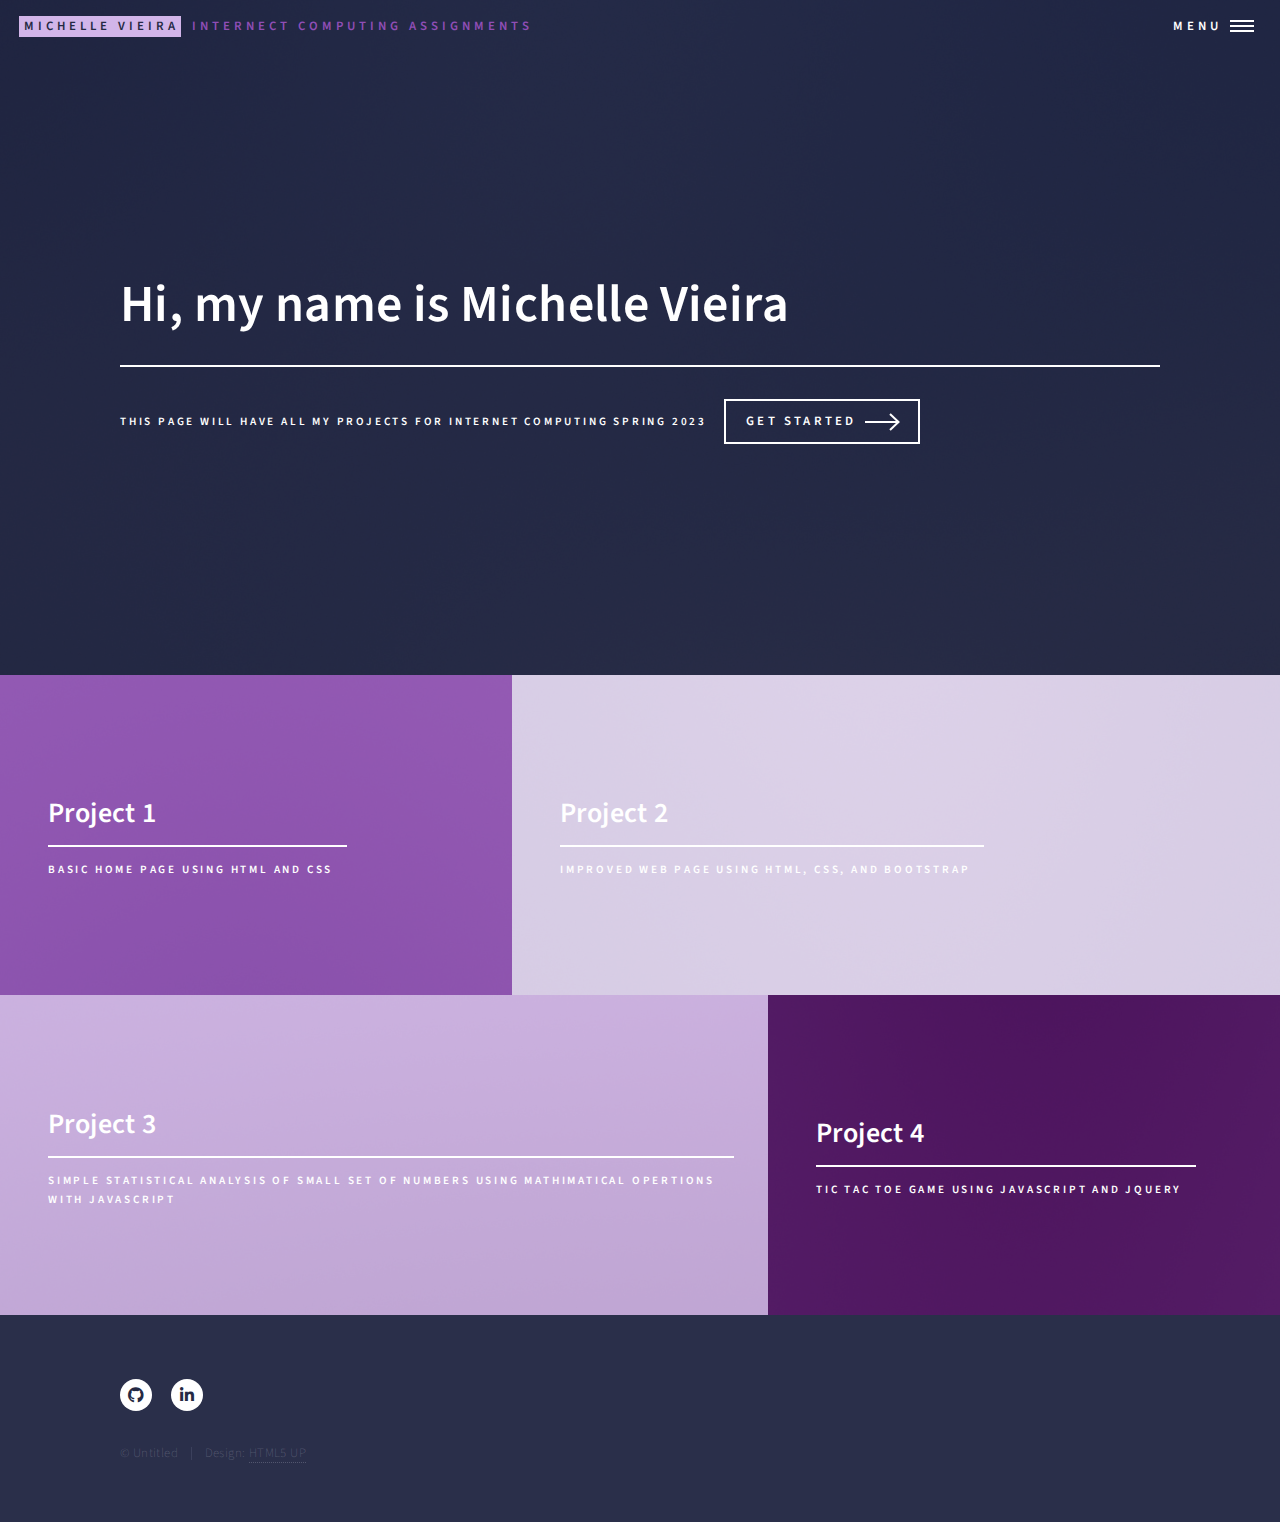
<file: Project 5/index.html>
<!DOCTYPE HTML>
<!--
	Forty by HTML5 UP
	html5up.net | @ajlkn
	Free for personal and commercial use under the CCA 3.0 license (html5up.net/license)
-->
<html>
	<head>
		<title>Michelle Vieira Assignments</title>
		<meta charset="utf-8" />
		<meta name="viewport" content="width=device-width, initial-scale=1, user-scalable=no" />
		<link rel="stylesheet" href="assets/css/main.css" />
		<noscript><link rel="stylesheet" href="assets/css/noscript.css" /></noscript>
	</head>
	<body class="is-preload">

		<!-- Wrapper -->
			<div id="wrapper">

				<!-- Header -->
					<header id="header" class="alt">
						<a href="index.html" class="logo"><strong>Michelle Vieira</strong> <span>Internect Computing Assignments</span></a>
						<nav>
							<a href="#menu">Menu</a>
						</nav>
					</header>

				<!-- Menu -->
					<nav id="menu">
						<ul class="links">
							<li><a href="./p1/index.html">Project 1</a></li>
							<li><a href="./p2/index.html">Project 2</a></li>
							<li><a href="./p3/index.html">Project 3</a></li>
							<li><a href="./p4/index.html">Project 4</a></li>
						</ul>
					</nav>

				<!-- Banner -->
					<section id="banner" class="major">
						<div class="inner">
							<header class="major">
								<h1>Hi, my name is Michelle Vieira</h1>
							</header>
							<div class="content">
								<p>This page will have all my projects for Internet Computing Spring 2023</p>
								<ul class="actions">
									<li><a href="#one" class="button next scrolly">Get Started</a></li>
								</ul>
							</div>
						</div>
					</section>

				<!-- Main -->
					<div id="main">

						<!-- One -->
							<section id="one" class="tiles">
								<article>
									<span class="image">
										<img src="images/pic01.jpg" alt="" />
									</span>
									<header class="major">
										<h3><a href="./p1/index.html" class="link">Project 1</a></h3>
										<p>Basic home page using HTML and CSS</p>
									</header>
								</article>
								<article>
									<span class="image">
										<img src="images/pic02.jpg" alt="" />
									</span>
									<header class="major">
										<h3><a href="./p2/index.html" class="link">Project 2</a></h3>
										<p>Improved Web page using HTML, CSS, and Bootstrap</p>
									</header>
								</article>
								<article>
									<span class="image">
										<img src="images/pic03.jpg" alt="" />
									</span>
									<header class="major">
										<h3><a href="./p3/index.html" class="link">Project 3</a></h3>
										<p>Simple statistical Analysis of small set of numbers using mathimatical opertions with Javascript</p>
									</header>
								</article>
								<article>
									<span class="image">
										<img src="images/pic04.jpg" alt="" />
									</span>
									<header class="major">
										<h3><a href="./p4/index.html" class="link">Project 4</a></h3>
										<p>Tic Tac Toe game using javascript and JQuery</p>
									</header>
								</article>
							</section>

						

				

				<!-- Footer -->
					<footer id="footer">
						<div class="inner">
							<ul class="icons">
								<li><a href="https://github.com/MichelleVieira60?tab=projects" class="icon brands alt fa-github"><span class="label">GitHub</span></a></li>
								<li><a href="https://www.linkedin.com/in/michelle-vieira-478510224" class="icon brands alt fa-linkedin-in"><span class="label">LinkedIn</span></a></li>
							</ul>
							<ul class="copyright">
								<li>&copy; Untitled</li><li>Design: <a href="https://html5up.net">HTML5 UP</a></li>
							</ul>
						</div>
					</footer>

			</div>

		<!-- Scripts -->
			<script src="assets/js/jquery.min.js"></script>
			<script src="assets/js/jquery.scrolly.min.js"></script>
			<script src="assets/js/jquery.scrollex.min.js"></script>
			<script src="assets/js/browser.min.js"></script>
			<script src="assets/js/breakpoints.min.js"></script>
			<script src="assets/js/util.js"></script>
			<script src="assets/js/main.js"></script>

	</body>
</html>
</file>
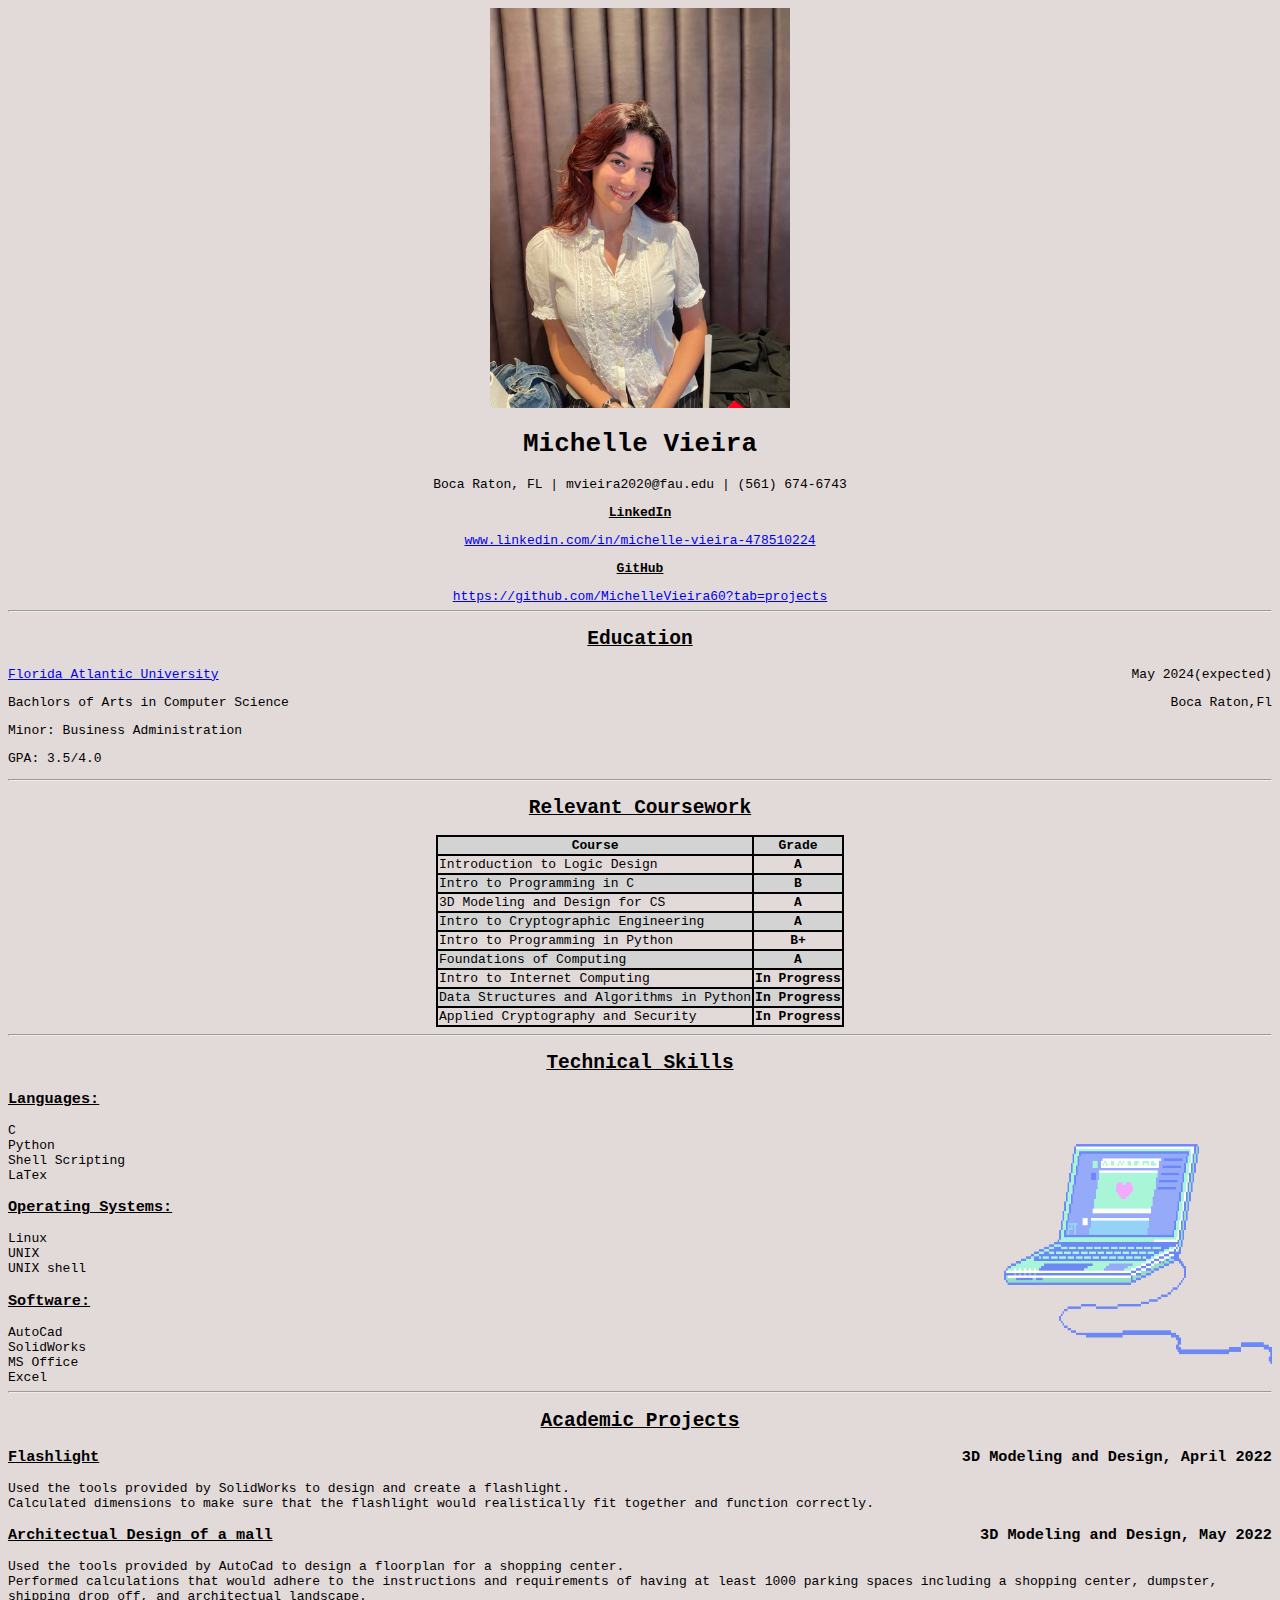
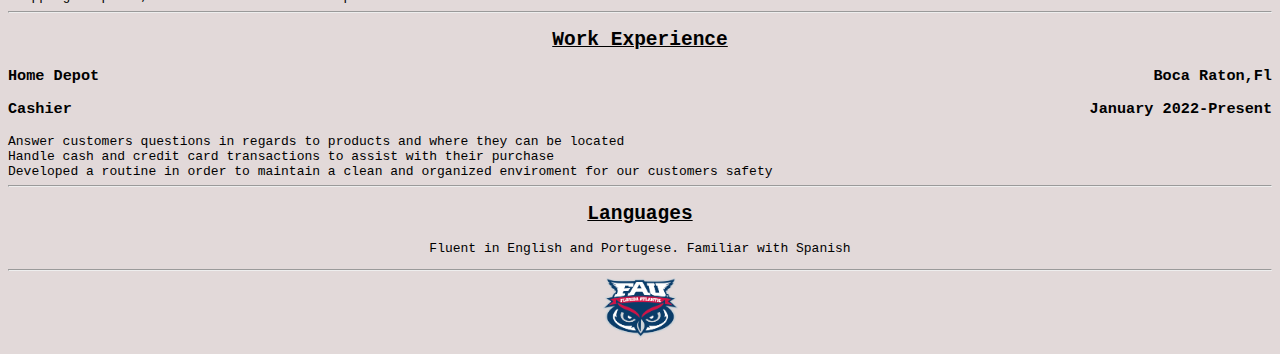
<file: Project 5/p1/index.html>
<!DOCTYPE html>
<html lang="en">
<head>
   <meta charset="UTF-8">
   <meta http-equiv="X-UA-Compatible" content="IE=edge">
   <meta name="viewport" content="width=device-width, initial-scale=1.0">
   <title>Document</title>
   <link type="text/css" rel="stylesheet" href="Project1.css">
</head>
<body class="main">
   <header class="contactInfo">
        <img src="ProfessionalPicture.jpg" alt="Michelle" width="300" height="400">
        <h1>Michelle Vieira</h1>
        <p>Boca Raton, FL | mvieira2020@fau.edu | (561) 674-6743</p>
       <p>
            <strong>
               <u>LinkedIn</u>
            </strong>
       </p>
           <a href="https://www.linkedin.com/in/michelle-vieira-478510224" target="_blank">www.linkedin.com/in/michelle-vieira-478510224</a><br>
       <p>
           <strong>
               <u>GitHub</u>
           </strong>
       </p>
           <a href="https://github.com/MichelleVieira60?tab=projects" target="_blank">https://github.com/MichelleVieira60?tab=projects</a>
       <hr>
   </header>
 
   <section class="education">
       <div>
           <h2 class="title">
               <u>Education</u>
           </h2>
       </div>
       <p>
               <a href="https://www.fau.edu/" target="_blank">Florida Atlantic University</a>
           <span style="float:right;">
               May 2024(expected)
           </span>
       </p>
       <p>
           Bachlors of Arts in Computer Science
           <span style="float:right">
               Boca Raton,Fl
           </span>
       </p>
       <p>Minor: Business Administration</p>
       <p>GPA: 3.5/4.0</p>
       <hr>
   </section>


   <section>
       <h2 class="title" >
            <u>Relevant Coursework</u>
       </h2>
       <center>
        <table class="table">
           <tr class="line1">
               <th>Course</th>
               <th>Grade</th>
           </tr>
           <tr class="line2">
               <td>Introduction to Logic Design</td>
               <th>A</th>
           </tr>
           <tr class="line1">
               <td>Intro to Programming in C</td>
               <th>B</th>
           </tr>
           <tr class="line2">
               <td>3D Modeling and Design for CS</td>
               <th>A</th>
           </tr>
           <tr class="line1">
               <td>Intro to Cryptographic Engineering</td>
               <th>A</th>
           </tr>
           <tr class="line2">
               <td>Intro to Programming in Python</td>
               <th>B+</th>
           </tr>
           <tr class="line1">
               <td>Foundations of Computing</td>
               <th>A</th>
           </tr>
           <tr class="line2">
               <td>Intro to Internet Computing</td>
               <th>In Progress</th>
           </tr>
           <tr class="line1">
               <td>Data Structures and Algorithms in Python</td>
               <th>In Progress</th>
           </tr>
           <tr class="line2">
               <td>Applied Cryptography and Security</td>
               <th>In Progress</th>
           </tr>
        </table>
        </center>
       <hr>
   </section>


   <section>
       <h2 class="title">
               <u>Technical Skills</u>
       </h2>
           <img src="computer.gif" alt="computer" class="computerPic">
       <h3>
           <u>Languages:</u>
       </h3>
       <u1>
           <li>C</li>
           <li>Python</li>
           <li>Shell Scripting</li>
           <li>LaTex</li>
       </u1>
       <h3>
           <u>Operating Systems:</u>
       </h3>
       <u1>
           <li>Linux</li>
           <li>UNIX</li>
           <li>UNIX shell</li>
       </u1>
       <h3>
           <u>Software:</u>
       </h3>
       <u1>
           <li>AutoCad</li>
            <li>SolidWorks</li>
           <li>MS Office</li>
           <li>Excel</li>
       </u1>
       <hr>
   </section>


   <section>
       <h2 class="title">
            <u>Academic Projects</u>
       </h2>
   <h3>
      <u>Flashlight</u>
       <span class="projectCourse">
           3D Modeling and Design, April 2022
       </span>
   </h3>
   <u1>
       <li>Used the tools provided by SolidWorks to design and create a flashlight.</li>
       <li>Calculated dimensions to make sure that the flashlight would realistically fit together and function correctly.</li>
   </u1>
   <h3>
       <u>Architectual Design of a mall</u>
       <span class="projectCourse">
           3D Modeling and Design, May 2022
       </span>
   </h3>
   <u1>
       <li>Used the tools provided by AutoCad to design a floorplan for a shopping center.</li>
       <li>Performed calculations that would adhere to the instructions and requirements of having at least 1000 parking spaces including a shopping center, dumpster, shipping drop off, and architectual landscape.</li>
   </u1>
   <hr>
   </section>


   <section>
       <h2 class="title">
            <u>Work Experience</u>
       </h2>
   <h3>
       Home Depot
       <span class="workInfo">
           Boca Raton,Fl
       </span>
   </h3>
   <h3>
       Cashier
       <span class="workInfo">
           January 2022-Present
       </span>
   </h3>
   <u1>
       <li>Answer customers questions in regards to products and where they can be located</li>
       <li>Handle cash and credit card transactions to assist with their purchase</li>
       <li>Developed a routine in order to maintain a clean and organized enviroment for our customers safety</li>
   </u1>
   <hr>
   </section>


   <section class="languages">
       <h2>
            <u>Languages</u>
       </h2>
   <p>Fluent in English and Portugese. Familiar with Spanish</p>
   <hr>
   </section>


   <div class="faulogo">
        <img src="FAUlogo.png" alt="FAU logo" width="75" height="60">
   </div>
</body>
</html>
</file>
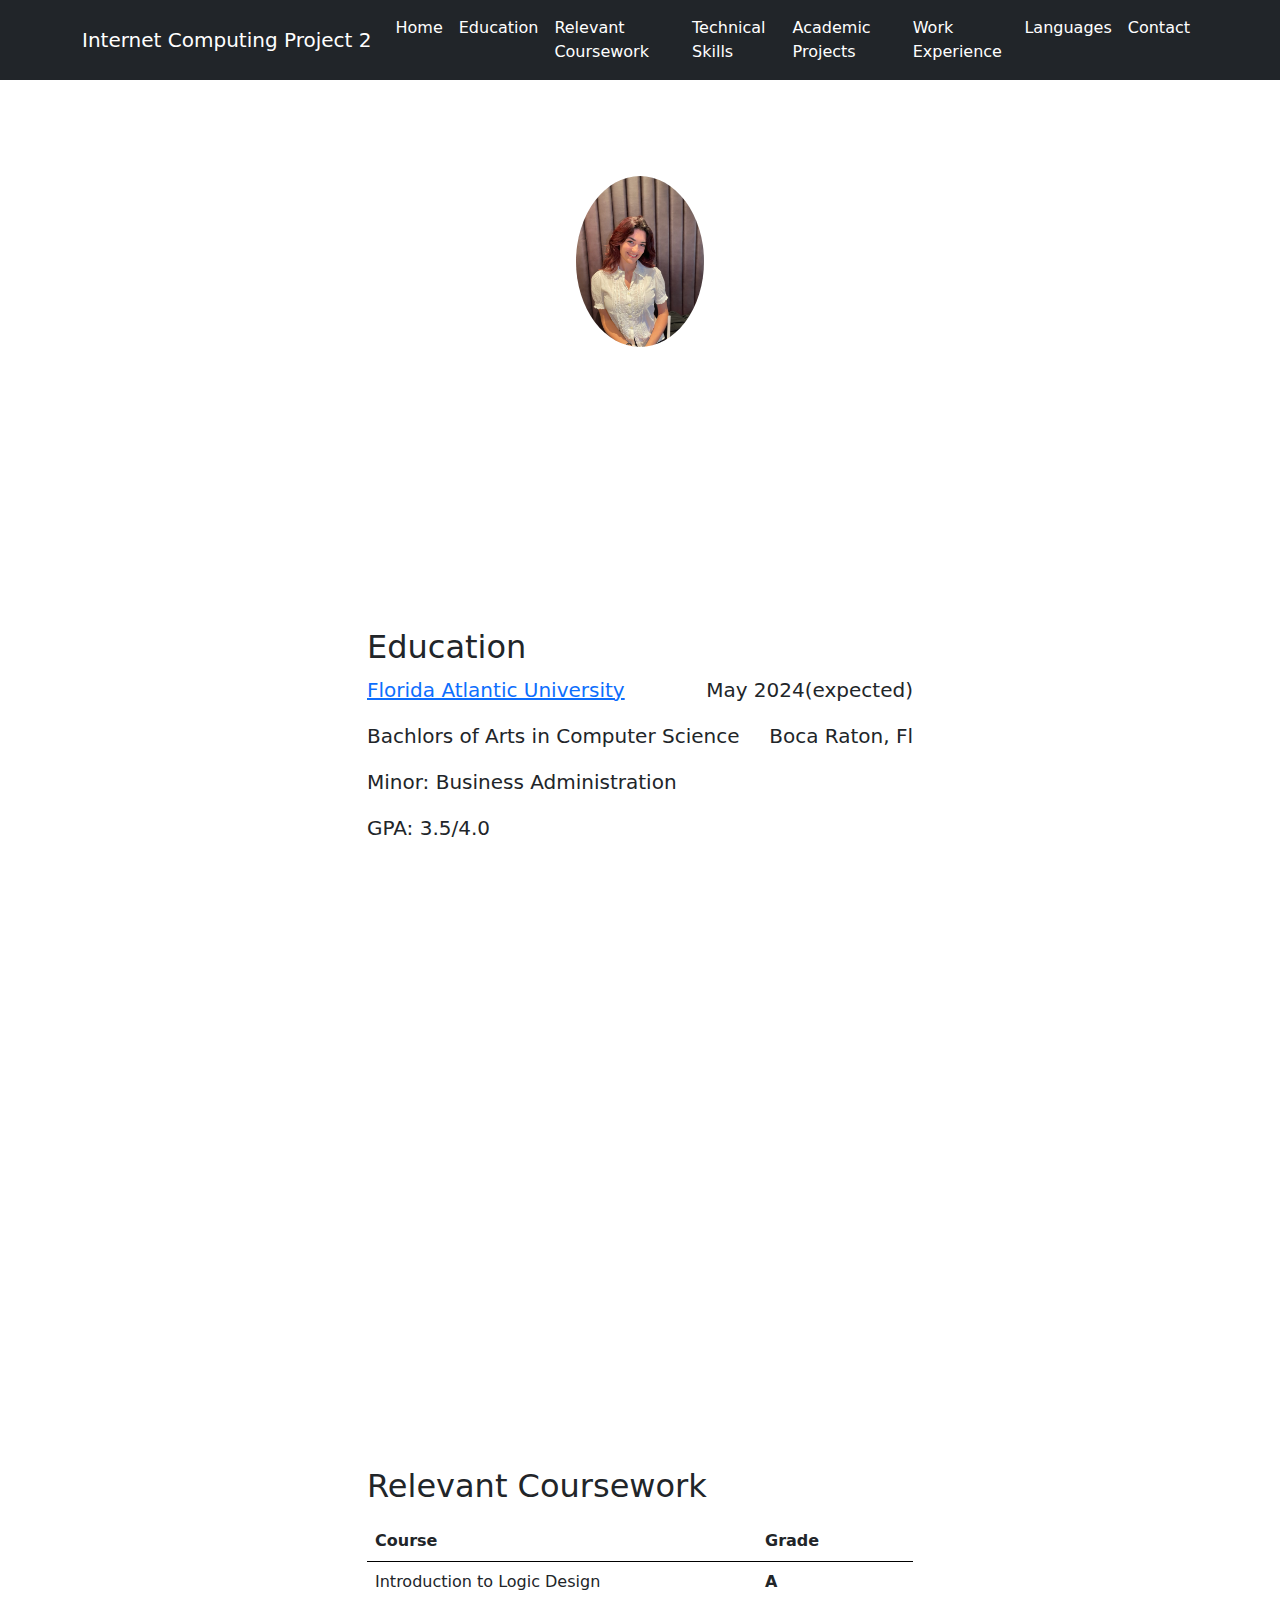
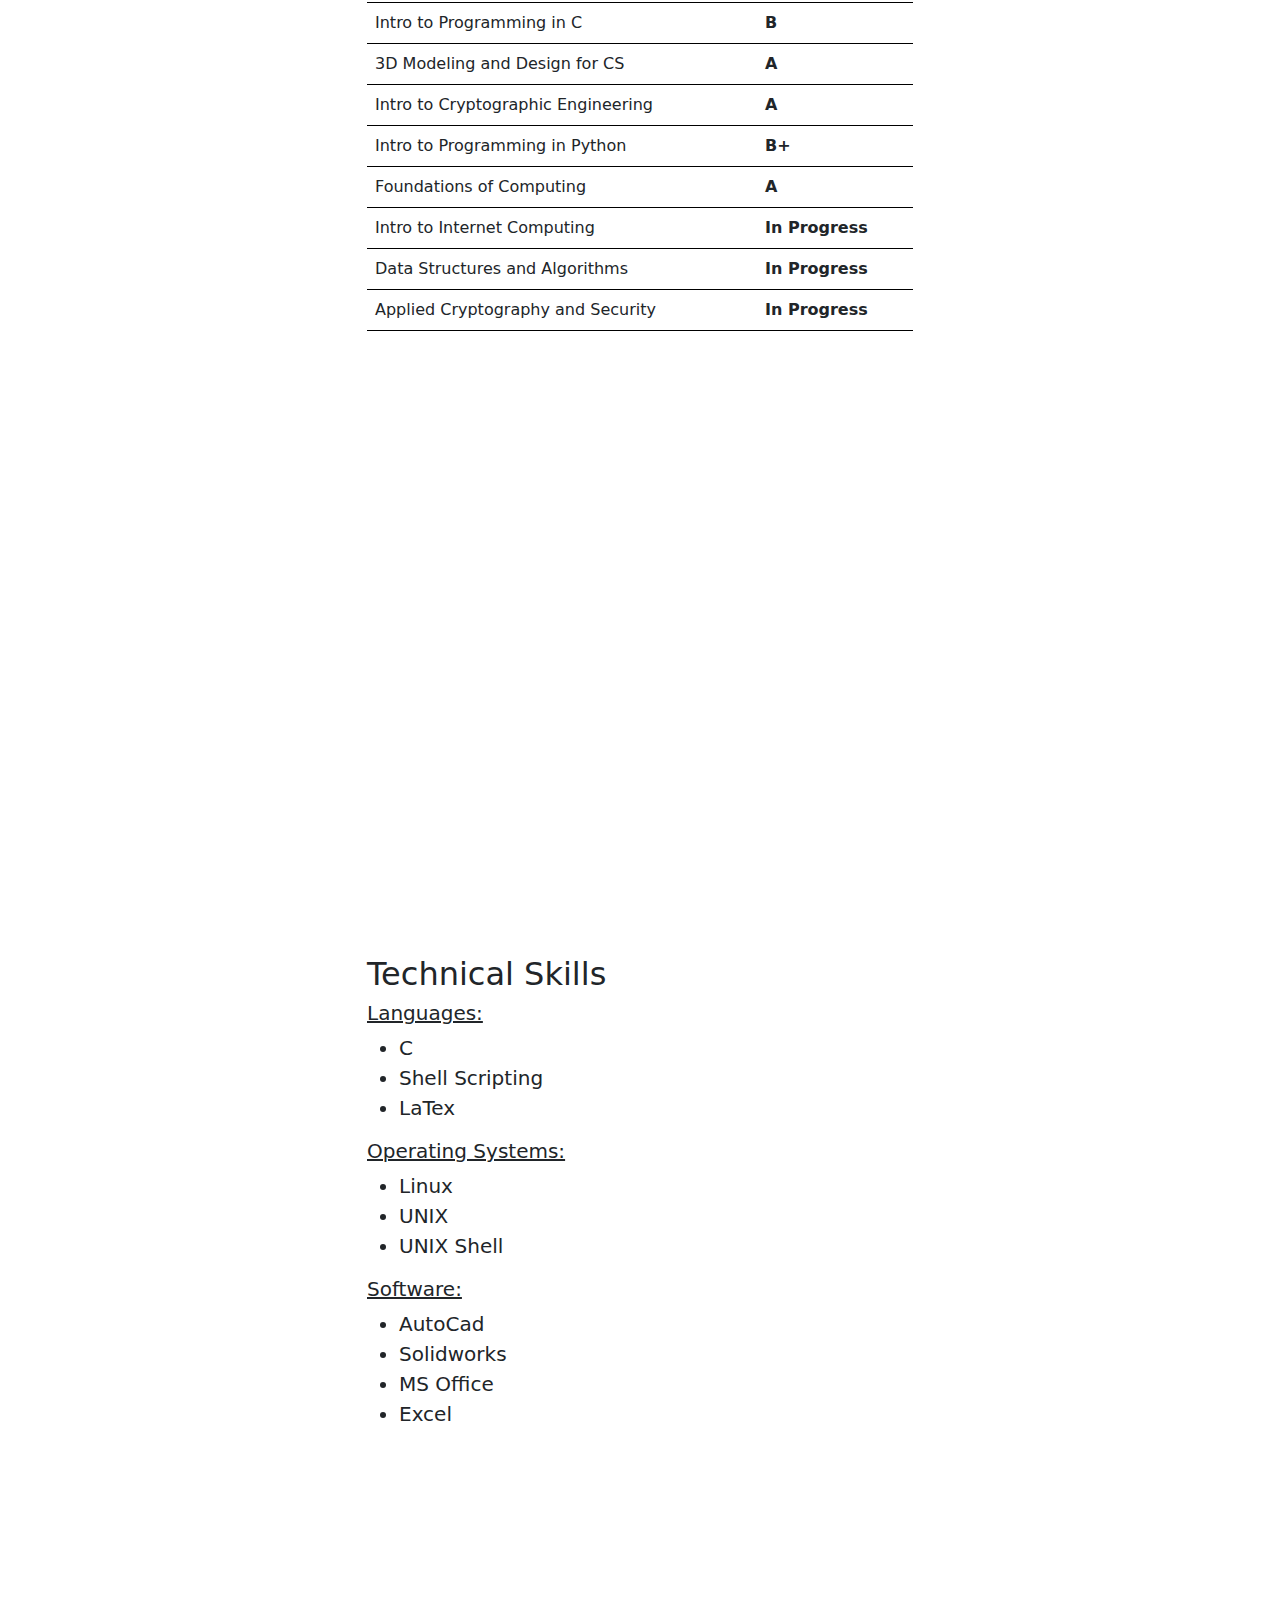
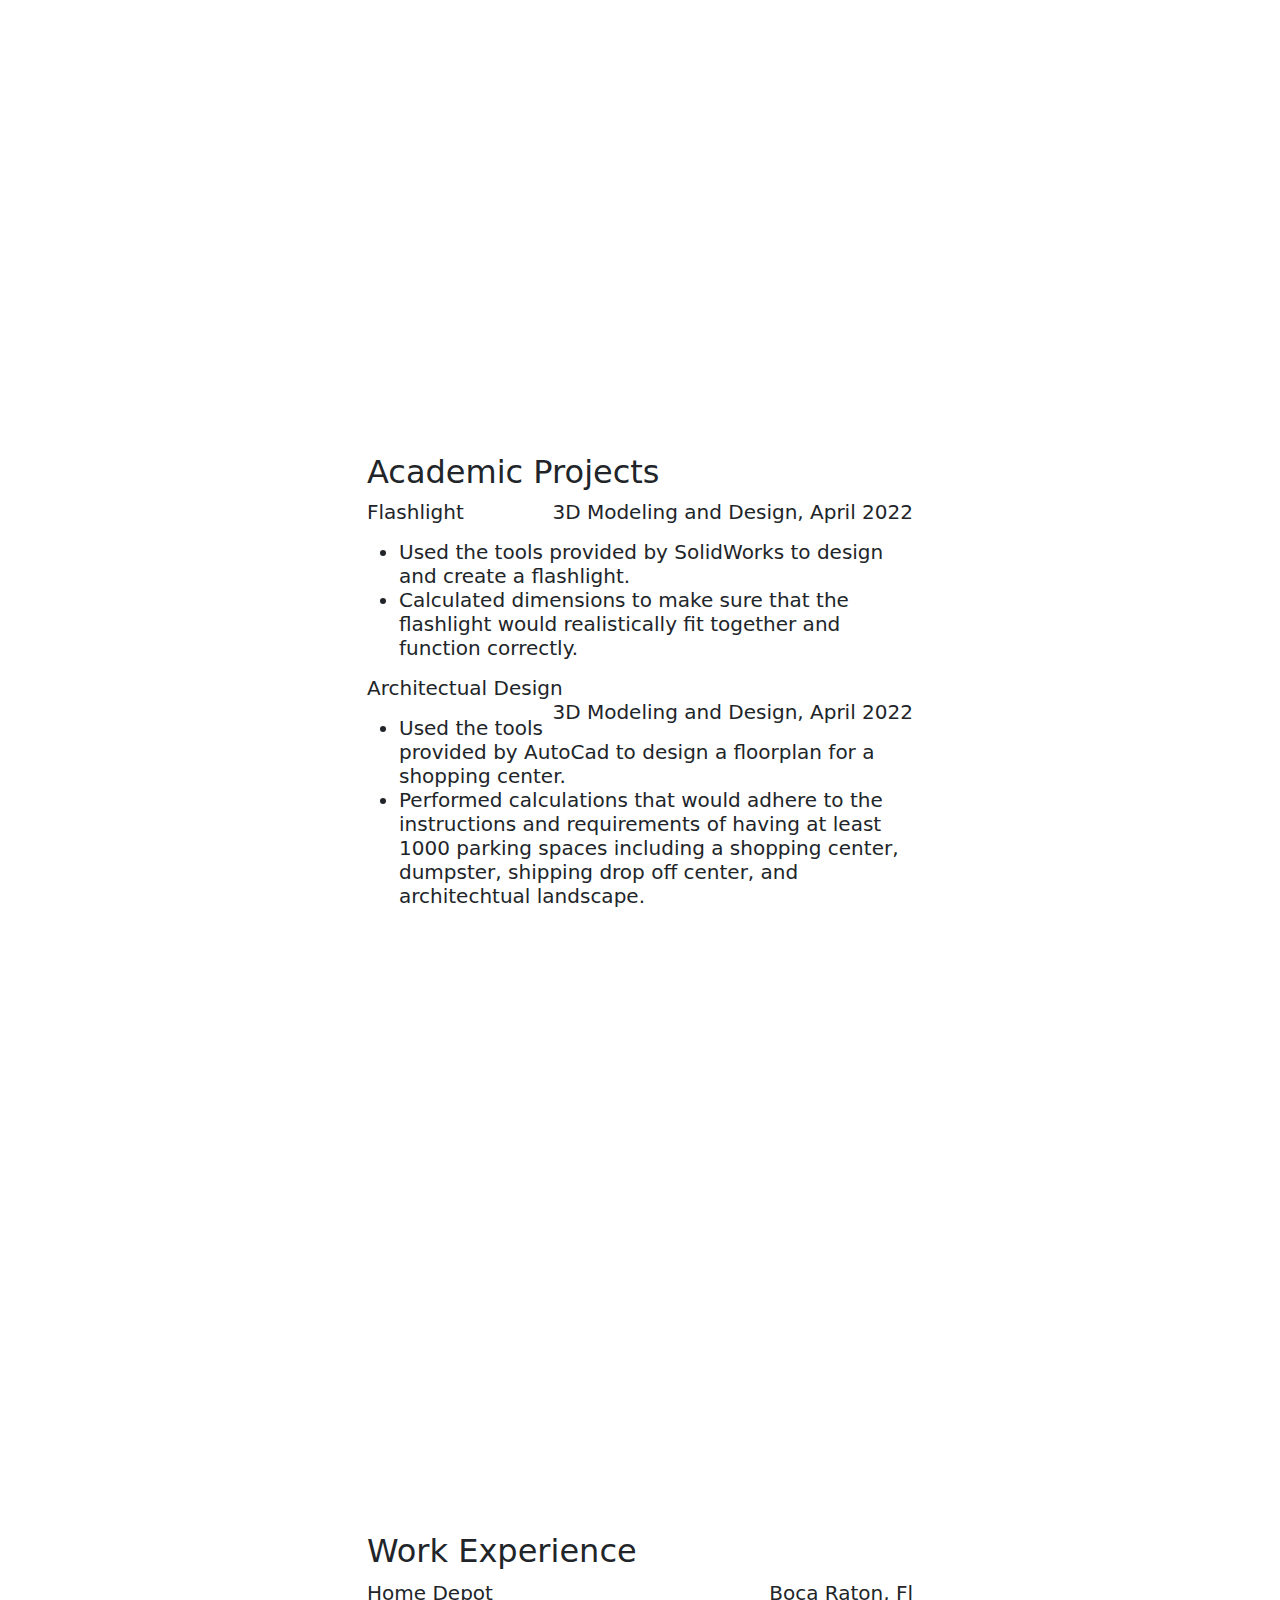
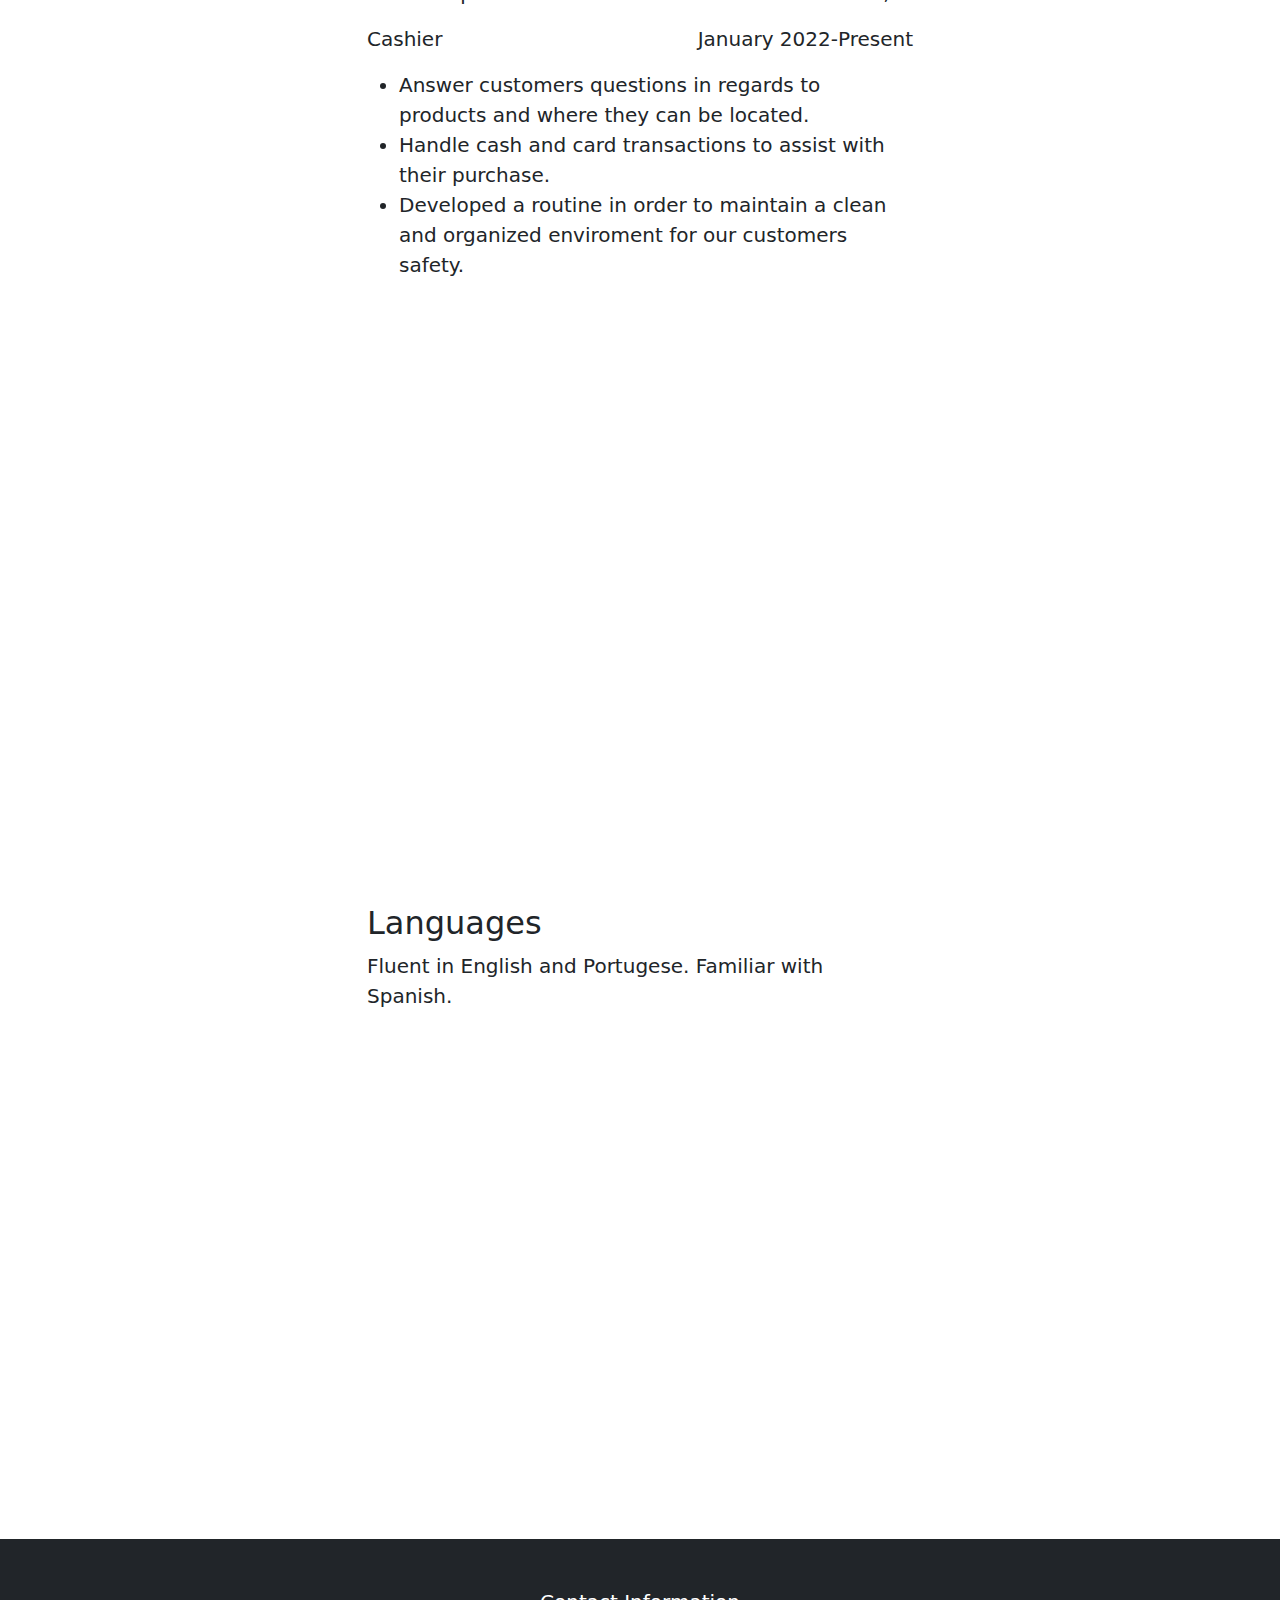
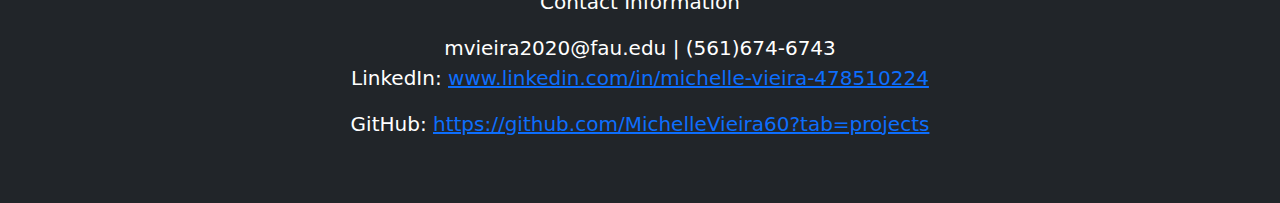
<file: Project 5/p2/index.html>
<!DOCTYPE html>
<html lang="en">
    <head>
        <meta charset="utf-8" />
        <meta name="viewport" content="width=device-width, initial-scale=1, shrink-to-fit=no" />
        <meta name="description" content="" />
        <meta name="author" content="" />
        <title>Michelle Vieira Project 2</title>
        <!-- Favicon-->
        <link rel="icon" type="image/x-icon" href="assets/favicon.ic" />
        <!-- Core theme CSS (includes Bootstrap)-->
        <link href="styles.css" rel="stylesheet" />
    </head>
    <body>
        <!-- Responsive navbar-->
        <nav class="navbar navbar-expand-lg navbar-dark bg-dark">
            <div class="container">
                <a class="navbar-brand" href="#!">Internet Computing Project 2</a>
                <button class="navbar-toggler" type="button" data-bs-toggle="collapse" data-bs-target="#navbarSupportedContent" aria-controls="navbarSupportedContent" aria-expanded="false" aria-label="Toggle navigation"><span class="navbar-toggler-icon"></span></button>
                <div class="collapse navbar-collapse" id="navbarSupportedContent">
                    <ul class="navbar-nav ms-auto mb-2 mb-lg-0">
                        <li class="nav-item"><a class="nav-link active" aria-current="page" href="#!">Home</a></li>
                        <li class="nav-item"><a class="nav-link active" href="#education">Education</a></li>
                        <li class="nav-item"><a class="nav-link active" href="#coursework">Relevant Coursework</a></li>
                        <li class="nav-item"><a class="nav-link active" href="#skills">Technical Skills</a></li>
                        <li class="nav-item"><a class="nav-link active" href="#projects">Academic Projects</a></li>
                        <li class="nav-item"><a class="nav-link active" href="#experience">Work Experience</a></li>
                        <li class="nav-item"><a class="nav-link active" href="#languages">Languages</a></li>
                        <li class="nav-item"><a class="nav-link active" href="#contact">Contact</a></li>
                    </ul>
                </div>
            </div>
        </nav>
        <!-- Header - set the background image for the header in the line below-->
        <header class="py-5 bg-image-full" style="background-image: url('https://www.nawpic.com/media/2020/black-and-red-nawpic-2.jpg')">
            <div class="text-center my-5">
                <img class="img-fluid rounded-circle mb-4" src="ProfessionalPicture2.jpg" alt="Michelle" />
                <h1 class="text-white fs-3 fw-bolder">Michelle Vieira</h1>
                <p class="text-white-50 mb-0">Student at Florida Atlantic University</p>
            </div>
        </header>
        <!-- Content section-->
        <section class="py-5">
            <div class="container my-5">
                <div class="row justify-content-center">
                    <div class="col-lg-6">
                        <h2 id="education">Education</h2>
                        <p class="lead">
                            <a href="https://www.fau.edu/" target="_blank">Florida Atlantic University</a>
                            <span class="nextto">
                                May 2024(expected)
                            </span>
                        </p>
                        <p class="lead">Bachlors of Arts in Computer Science
                            <span class="nextto"> Boca Raton, Fl</span>
                        </p>
                        <p class="lead">Minor: Business Administration</p>
                        <p class="lead">GPA: 3.5/4.0</p>
                    </div>
                </div>
            </div>
        </section>
        <!-- Image element - set the background image for the header in the line below-->
        <div class="py-5 bg-image-full" style="background-image: url('https://media.tenor.com/SNkfDfTCt4cAAAAC/red.gif')">
            <!-- Put anything you want here! The spacer below with inline CSS is just for demo purposes!-->
            <div style="height: 20rem"></div>
        </div>

        <!-- Content section-->
        <section class="py-5">
            <div class="container my-5">
                <div class="row justify-content-center">
                    <div class="col-lg-6">
                        <h2 id="coursework">Relevant Coursework</h2>
                        <p class="lead">
                            <table class="table">
                                <tr>
                                    <th>Course</th>
                                    <th>Grade</th>
                                </tr>
                                <tr>
                                    <td>Introduction to Logic Design</td>
                                    <th>A</th>
                                </tr>
                                <tr>
                                    <td>Intro to Programming in C</td>
                                    <th>B</th>
                                </tr>
                                <tr>
                                    <td>3D Modeling and Design for CS</td>
                                    <th>A</th>
                                </tr>
                                <tr>
                                    <td>Intro to Cryptographic Engineering</td>
                                    <th>A</th>
                                </tr>
                                <tr>
                                    <td>Intro to Programming in Python</td>
                                    <th>B+</th>
                                </tr>
                                <tr>
                                    <td>Foundations of Computing</td>
                                    <th>A</th>
                                </tr>
                                <tr>
                                    <td>Intro to Internet Computing</td>
                                    <th>In Progress</th>
                                </tr>
                                <tr>
                                    <td>Data Structures and Algorithms</td>
                                    <th>In Progress</th>
                                </tr>
                                <tr>
                                    <td>Applied Cryptography and Security</td>
                                    <th>In Progress</th>
                                </tr>
                            </table>
                        </p>
                    </div>
                </div>
            </div>
        </section>

        <!-- Image element - set the background image for the header in the line below-->
        <div class="py-5 bg-image-full" style="background-image: url('https://media.tenor.com/SNkfDfTCt4cAAAAC/red.gif')">
            <!-- Put anything you want here! The spacer below with inline CSS is just for demo purposes!-->
            <div style="height: 20rem"></div>
        </div>

        <!-- Content section-->
        <section class="py-5">
            <div class="container my-5">
                <div class="row justify-content-center">
                    <div class="col-lg-6">
                        <h2 id="skills">Technical Skills</h2>
                        <h2 class="lead skills">Languages:</h2>
                        <ul>
                            <li  class="lead">C</li>
                            <li  class="lead">Shell Scripting</li>
                            <li  class="lead">LaTex</li>
                        </ul>
                        <h2 class="lead skills">Operating Systems:</h2>
                        <ul>
                            <li  class="lead">Linux</li>
                            <li  class="lead">UNIX</li>
                            <li  class="lead">UNIX Shell</li>
                        </ul>
                        <h2 class="lead skills">Software:</h2>
                        <ul>
                            <li  class="lead">AutoCad</li>
                            <li  class="lead">Solidworks</li>
                            <li  class="lead">MS Office</li>
                            <li  class="lead">Excel</li>
                        </ul>
                    </div>
                </div>
            </div>
        </section>

        <!-- Image element - set the background image for the header in the line below-->
        <div class="py-5 bg-image-full" style="background-image: url('https://media.tenor.com/SNkfDfTCt4cAAAAC/red.gif')">
            <!-- Put anything you want here! The spacer below with inline CSS is just for demo purposes!-->
            <div style="height: 20rem"></div>
        </div>

        <!-- Content section-->
        <section class="py-5">
            <div class="container my-5">
                <div class="row justify-content-center">
                    <div class="col-lg-6">
                        <h2 id="projects">Academic Projects</h2>
                        <h3>
                            <p class="lead">
                                Flashlight
                                <span class="lead nextto">3D Modeling and Design, April 2022</span>
                            </p>
                            <ul>
                                <li  class="lead">Used the tools provided by SolidWorks to design and create a flashlight.</li>
                                <li  class="lead">Calculated dimensions to make sure that the flashlight would realistically fit together and function correctly.</li>
                            </ul>
                        </h3>
                        <h3>
                            <p class="lead">
                                Architectual Design
                                <span class="lead nextto">3D Modeling and Design, April 2022</span>
                            </p>
                            <ul>
                                <li  class="lead">Used the tools provided by AutoCad to design a floorplan for a shopping center.</li>
                                <li  class="lead">Performed calculations that would adhere to the instructions and requirements of having at least 1000 parking spaces including a shopping center, dumpster, shipping drop off center, and architechtual landscape.</li>
                            </ul>
                        </h3>
                    </div>
                </div>
            </div>
        </section>

        <!-- Image element - set the background image for the header in the line below-->
        <div class="py-5 bg-image-full" style="background-image: url('https://media.tenor.com/SNkfDfTCt4cAAAAC/red.gif')">
            <!-- Put anything you want here! The spacer below with inline CSS is just for demo purposes!-->
            <div style="height: 20rem"></div>
        </div>

        <!-- Content section-->
        <section class="py-5">
            <div class="container my-5">
                <div class="row justify-content-center">
                    <div class="col-lg-6">
                        <h2 id="experience">Work Experience</h2>
                        <p class="lead">
                            Home Depot
                            <span class="lead nextto">Boca Raton, Fl</span>
                        </p>
                        <p class="lead">
                            Cashier
                            <span class="lead nextto">January 2022-Present</span>
                        </p>
                        <ul>
                            <li class="lead">Answer customers questions in regards to products and where they can be located.</li>
                            <li class="lead">Handle cash and card transactions to assist with their purchase.</li>
                            <li class="lead">Developed a routine in order to maintain a clean and organized enviroment for our customers safety.</li>
                        </ul>
                    </div>
                </div>
            </div>
        </section>

        <!-- Image element - set the background image for the header in the line below-->
        <div class="py-5 bg-image-full" style="background-image: url('https://media.tenor.com/SNkfDfTCt4cAAAAC/red.gif')">
            <!-- Put anything you want here! The spacer below with inline CSS is just for demo purposes!-->
            <div style="height: 20rem"></div>
        </div>

        <!-- Content section-->
        <section class="py-5">
            <div class="container my-5">
                <div class="row justify-content-center">
                    <div class="col-lg-6">
                        <h2 id="languages">Languages</h2>
                        <p class="lead">Fluent in English and Portugese. Familiar with Spanish.</p>
                    </div>
                </div>
            </div>
        </section>

        <!-- Image element - set the background image for the header in the line below-->
        <div class="py-5 bg-image-full" style="background-image: url('https://media.tenor.com/SNkfDfTCt4cAAAAC/red.gif')">
            <!-- Put anything you want here! The spacer below with inline CSS is just for demo purposes!-->
            <div style="height: 20rem"></div>
        </div>
        <!-- Footer-->
        <footer class="py-5 bg-dark">
            <div class="container">
                <p class="lead text-white text-center" id="contact">Contact Information</p>
                <p class="lead m-0 text-center text-white">mvieira2020@fau.edu | (561)674-6743 </p>
                <p class="lead text-white text-center">LinkedIn: <a href="https://www.linkedin.com/in/michelle-vieira-478510224" target="_blank">www.linkedin.com/in/michelle-vieira-478510224</a></p>
                <p class="lead text-white text-center">GitHub: <a href="https://github.com/MichelleVieira60?tab=projects" target="_blank">https://github.com/MichelleVieira60?tab=projects</a></p>
            </div>
        </footer>
        <!-- Bootstrap core JS-->
        <script src="https://cdn.jsdelivr.net/npm/bootstrap@5.1.3/dist/js/bootstrap.bundle.min.js"></script>
        <!-- Core theme JS-->
        <script src="scripts.js"></script>
    </body>
</html>
</file>
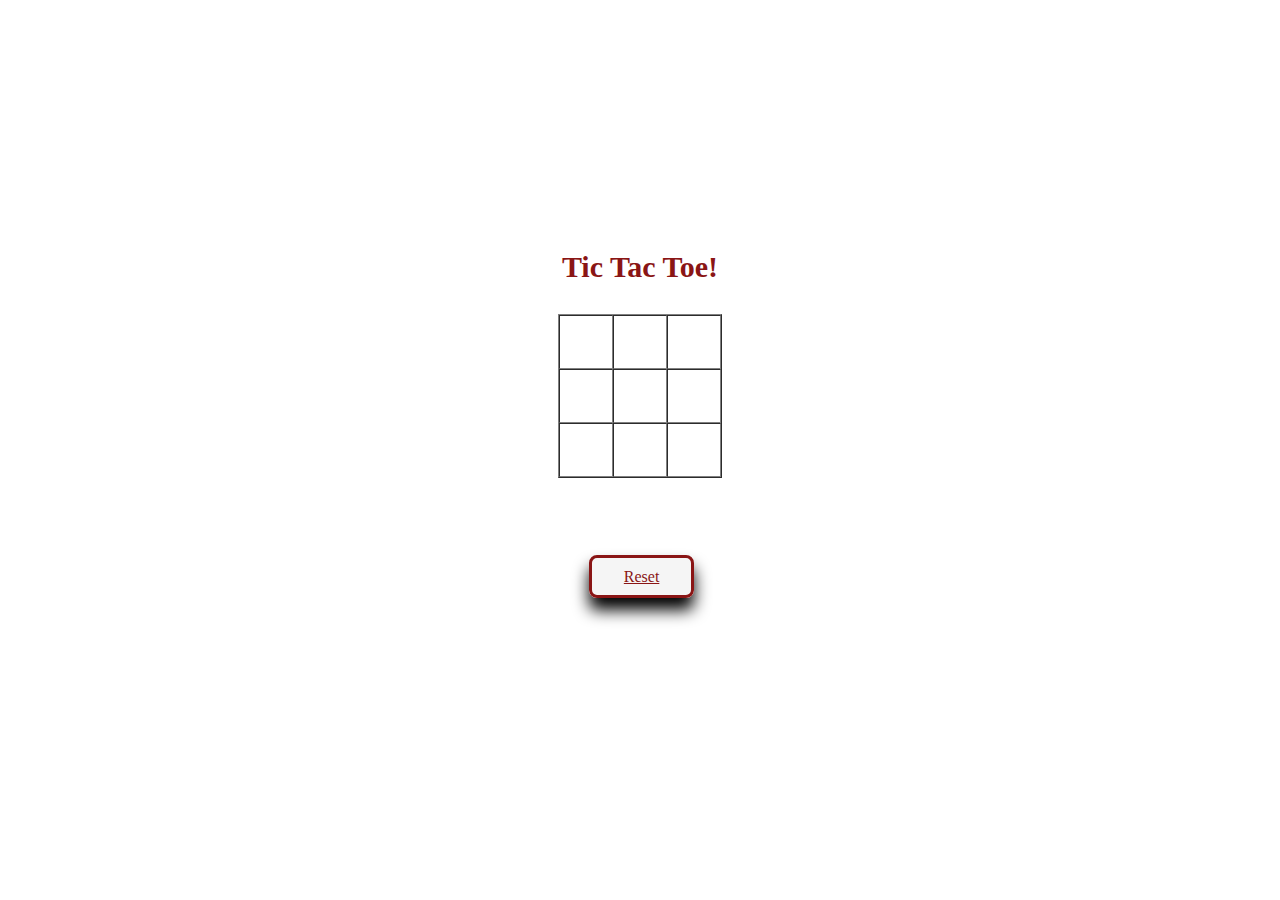
<file: Project 5/p4/index.html>
<!DOCTYPE html>
<html lang="en">
    <head>
        <meta charset="UTF-8">
        <meta http-equiv="X-UA-Compatible" content="IE=edge">
        <meta name="viewport" content="width=device-width, initial-scale=1.0">
        <script src="https://ajax.googleapis.com/ajax/libs/jquery/3.6.3/jquery.min.js"></script>
        <link rel="stylesheet" href="style.css">
        <title>Tic Tac Toe Game</title>
    </head>
    <body id="main">
        <center>
            <div id="tictactoe">
                <p class="gameName">Tic Tac Toe!</p>
            </div>
        </center>

        <span>
            <a class="reset-btn" href='#'>Reset</a>
        </span>
        
    </body>
    <script src="script.js"></script>
</html>
</file>
<file: Project 5/assets/css/noscript.css>
/*
	Forty by HTML5 UP
	html5up.net | @ajlkn
	Free for personal and commercial use under the CCA 3.0 license (html5up.net/license)
*/

/* Banner */

	body.is-preload #banner:after {
		opacity: 0.85;
	}

	body.is-preload #banner > .inner {
		-moz-filter: none;
		-webkit-filter: none;
		-ms-filter: none;
		filter: none;
		-moz-transform: none;
		-webkit-transform: none;
		-ms-transform: none;
		transform: none;
		opacity: 1;
	}
</file>
<file: Project 5/p1/Project1.css>
.main {
    font-family:monospace;
    background-color:rgb(226, 217, 217);
}
.contactInfo {
    text-align:center;
}
.title {
 text-align:center;
}
.education {
    text-align:left;
}
.table {
    background-color:black;
}
.line1 {
    background-color:lightgrey;
}
.line2 {
    background-color:rgb(226, 217, 217);
}
.projectCourse {
 float:right;
}
.workInfo {
 float:right;
}
.languages {
 text-align:center;
}
.computerPic {
    width: 300px;
    height: 300px;
    display:flex;
    float:right;
}
.faulogo {
    text-align:center;
}
.computerpic {
    text-align:right;
}
</file>
<file: Project 5/p4/style.css>
#main {
    margin: auto;
    margin-bottom: 350px;
    background-image: url("https://i.pinimg.com/originals/c0/7c/c3/c07cc3ec5889e587bb0aef6f8c4eeeda.png");
    background-repeat: no-repeat;
    background-size: 100% 100%;
}
.gameName {
    color: rgb(138, 21, 21);
    text-align: center;
    font-weight: bold;
    font-size: 30px;
    font-family: fantasy;
}

#tictactoe {
    margin: auto;
    width: 50%;
    margin-top: 250px;
    font-family: fantasy;
}

.reset-btn {
    position:relative;
    left: 46%;
    top:90px;
    margin-bottom: 350px;
    background-color: whitesmoke;
    padding: 10px 32px;
    border-style: solid;
    border-color: rgb(138, 21, 21);
    border-radius: 8px;
    color: rgb(138, 21, 21);
    font-family: fantasy;
    box-shadow: 0 12px 16px 0 black;

}
</file>
<file: Project 5/assets/css/main.css>
@import url(fontawesome-all.min.css);
@import url("https://fonts.googleapis.com/css?family=Source+Sans+Pro:300,300italic,600,600italic");

/*
	Forty by HTML5 UP
	html5up.net | @ajlkn
	Free for personal and commercial use under the CCA 3.0 license (html5up.net/license)
*/

html, body, div, span, applet, object,
iframe, h1, h2, h3, h4, h5, h6, p, blockquote,
pre, a, abbr, acronym, address, big, cite,
code, del, dfn, em, img, ins, kbd, q, s, samp,
small, strike, strong, sub, sup, tt, var, b,
u, i, center, dl, dt, dd, ol, ul, li, fieldset,
form, label, legend, table, caption, tbody,
tfoot, thead, tr, th, td, article, aside,
canvas, details, embed, figure, figcaption,
footer, header, hgroup, menu, nav, output, ruby,
section, summary, time, mark, audio, video {
	margin: 0;
	padding: 0;
	border: 0;
	font-size: 100%;
	font: inherit;
	vertical-align: baseline;}

article, aside, details, figcaption, figure,
footer, header, hgroup, menu, nav, section {
	display: block;}

body {
	line-height: 1;
}

ol, ul {
	list-style: none;
}

blockquote, q {
	quotes: none;
}

	blockquote:before, blockquote:after, q:before, q:after {
		content: '';
		content: none;
	}

table {
	border-collapse: collapse;
	border-spacing: 0;
}

body {
	-webkit-text-size-adjust: none;
}

mark {
	background-color: transparent;
	color: inherit;
}

input::-moz-focus-inner {
	border: 0;
	padding: 0;
}

input, select, textarea {
	-moz-appearance: none;
	-webkit-appearance: none;
	-ms-appearance: none;
	appearance: none;
}

/* Basic */

	@-ms-viewport {
		width: device-width;
	}

	body {
		-ms-overflow-style: scrollbar;
	}

	@media screen and (max-width: 480px) {

		html, body {
			min-width: 320px;
		}

	}

	html {
		box-sizing: border-box;
	}

	*, *:before, *:after {
		box-sizing: inherit;
	}

	body {
		background: #242943;
	}

		body.is-preload *, body.is-preload *:before, body.is-preload *:after {
			-moz-animation: none !important;
			-webkit-animation: none !important;
			-ms-animation: none !important;
			animation: none !important;
			-moz-transition: none !important;
			-webkit-transition: none !important;
			-ms-transition: none !important;
			transition: none !important;
		}

/* Type */

	body, input, select, textarea {
		color: #ffffff;
		font-family: "Source Sans Pro", Helvetica, sans-serif;
		font-size: 17pt;
		font-weight: 300;
		letter-spacing: 0.025em;
		line-height: 1.65;
	}

		@media screen and (max-width: 1680px) {

			body, input, select, textarea {
				font-size: 14pt;
			}

		}

		@media screen and (max-width: 1280px) {

			body, input, select, textarea {
				font-size: 12pt;
			}

		}

		@media screen and (max-width: 360px) {

			body, input, select, textarea {
				font-size: 11pt;
			}

		}

	a {
		-moz-transition: color 0.2s ease-in-out, border-bottom-color 0.2s ease-in-out;
		-webkit-transition: color 0.2s ease-in-out, border-bottom-color 0.2s ease-in-out;
		-ms-transition: color 0.2s ease-in-out, border-bottom-color 0.2s ease-in-out;
		transition: color 0.2s ease-in-out, border-bottom-color 0.2s ease-in-out;
		border-bottom: dotted 1px;
		color: inherit;
		text-decoration: none;
	}

		a:hover {
			border-bottom-color: transparent;
			color: #904eb6 !important;
		}

		a:active {
			color: #904eb6 !important;
		}

	strong, b {
		color: #ffffff;
		font-weight: 600;
	}

	em, i {
		font-style: italic;
	}

	p {
		margin: 0 0 2em 0;
	}

	h1, h2, h3, h4, h5, h6 {
		color: #ffffff;
		font-weight: 600;
		line-height: 1.65;
		margin: 0 0 1em 0;
	}

		h1 a, h2 a, h3 a, h4 a, h5 a, h6 a {
			color: inherit;
			border-bottom: 0;
		}

	h1 {
		font-size: 2.5em;
	}

	h2 {
		font-size: 1.75em;
	}

	h3 {
		font-size: 1.35em;
	}

	h4 {
		font-size: 1.1em;
	}

	h5 {
		font-size: 0.9em;
	}

	h6 {
		font-size: 0.7em;
	}

	@media screen and (max-width: 736px) {

		h1 {
			font-size: 2em;
		}

		h2 {
			font-size: 1.5em;
		}

		h3 {
			font-size: 1.25em;
		}

	}

	sub {
		font-size: 0.8em;
		position: relative;
		top: 0.5em;
	}

	sup {
		font-size: 0.8em;
		position: relative;
		top: -0.5em;
	}

	blockquote {
		border-left: solid 4px rgba(212, 212, 255, 0.1);
		font-style: italic;
		margin: 0 0 2em 0;
		padding: 0.5em 0 0.5em 2em;
	}

	code {
		background: rgba(212, 212, 255, 0.035);
		font-family: "Courier New", monospace;
		font-size: 0.9em;
		margin: 0 0.25em;
		padding: 0.25em 0.65em;
	}

	pre {
		-webkit-overflow-scrolling: touch;
		font-family: "Courier New", monospace;
		font-size: 0.9em;
		margin: 0 0 2em 0;
	}

		pre code {
			display: block;
			line-height: 1.75;
			padding: 1em 1.5em;
			overflow-x: auto;
		}

	hr {
		border: 0;
		border-bottom: solid 1px rgba(212, 212, 255, 0.1);
		margin: 2em 0;
	}

		hr.major {
			margin: 3em 0;
		}

	.align-left {
		text-align: left;
	}

	.align-center {
		text-align: center;
	}

	.align-right {
		text-align: right;
	}

/* Row */

	.row {
		display: flex;
		flex-wrap: wrap;
		box-sizing: border-box;
		align-items: stretch;
	}

		.row > * {
			box-sizing: border-box;
		}

		.row.gtr-uniform > * > :last-child {
			margin-bottom: 0;
		}

		.row.aln-left {
			justify-content: flex-start;
		}

		.row.aln-center {
			justify-content: center;
		}

		.row.aln-right {
			justify-content: flex-end;
		}

		.row.aln-top {
			align-items: flex-start;
		}

		.row.aln-middle {
			align-items: center;
		}

		.row.aln-bottom {
			align-items: flex-end;
		}

		.row > .imp {
			order: -1;
		}

		.row > .col-1 {
			width: 8.33333%;
		}

		.row > .off-1 {
			margin-left: 8.33333%;
		}

		.row > .col-2 {
			width: 16.66667%;
		}

		.row > .off-2 {
			margin-left: 16.66667%;
		}

		.row > .col-3 {
			width: 25%;
		}

		.row > .off-3 {
			margin-left: 25%;
		}

		.row > .col-4 {
			width: 33.33333%;
		}

		.row > .off-4 {
			margin-left: 33.33333%;
		}

		.row > .col-5 {
			width: 41.66667%;
		}

		.row > .off-5 {
			margin-left: 41.66667%;
		}

		.row > .col-6 {
			width: 50%;
		}

		.row > .off-6 {
			margin-left: 50%;
		}

		.row > .col-7 {
			width: 58.33333%;
		}

		.row > .off-7 {
			margin-left: 58.33333%;
		}

		.row > .col-8 {
			width: 66.66667%;
		}

		.row > .off-8 {
			margin-left: 66.66667%;
		}

		.row > .col-9 {
			width: 75%;
		}

		.row > .off-9 {
			margin-left: 75%;
		}

		.row > .col-10 {
			width: 83.33333%;
		}

		.row > .off-10 {
			margin-left: 83.33333%;
		}

		.row > .col-11 {
			width: 91.66667%;
		}

		.row > .off-11 {
			margin-left: 91.66667%;
		}

		.row > .col-12 {
			width: 100%;
		}

		.row > .off-12 {
			margin-left: 100%;
		}

		.row.gtr-0 {
			margin-top: 0;
			margin-left: 0em;
		}

			.row.gtr-0 > * {
				padding: 0 0 0 0em;
			}

			.row.gtr-0.gtr-uniform {
				margin-top: 0em;
			}

				.row.gtr-0.gtr-uniform > * {
					padding-top: 0em;
				}

		.row.gtr-25 {
			margin-top: 0;
			margin-left: -0.5em;
		}

			.row.gtr-25 > * {
				padding: 0 0 0 0.5em;
			}

			.row.gtr-25.gtr-uniform {
				margin-top: -0.5em;
			}

				.row.gtr-25.gtr-uniform > * {
					padding-top: 0.5em;
				}

		.row.gtr-50 {
			margin-top: 0;
			margin-left: -1em;
		}

			.row.gtr-50 > * {
				padding: 0 0 0 1em;
			}

			.row.gtr-50.gtr-uniform {
				margin-top: -1em;
			}

				.row.gtr-50.gtr-uniform > * {
					padding-top: 1em;
				}

		.row {
			margin-top: 0;
			margin-left: -2em;
		}

			.row > * {
				padding: 0 0 0 2em;
			}

			.row.gtr-uniform {
				margin-top: -2em;
			}

				.row.gtr-uniform > * {
					padding-top: 2em;
				}

		.row.gtr-150 {
			margin-top: 0;
			margin-left: -3em;
		}

			.row.gtr-150 > * {
				padding: 0 0 0 3em;
			}

			.row.gtr-150.gtr-uniform {
				margin-top: -3em;
			}

				.row.gtr-150.gtr-uniform > * {
					padding-top: 3em;
				}

		.row.gtr-200 {
			margin-top: 0;
			margin-left: -4em;
		}

			.row.gtr-200 > * {
				padding: 0 0 0 4em;
			}

			.row.gtr-200.gtr-uniform {
				margin-top: -4em;
			}

				.row.gtr-200.gtr-uniform > * {
					padding-top: 4em;
				}

		@media screen and (max-width: 1680px) {

			.row {
				display: flex;
				flex-wrap: wrap;
				box-sizing: border-box;
				align-items: stretch;
			}

				.row > * {
					box-sizing: border-box;
				}

				.row.gtr-uniform > * > :last-child {
					margin-bottom: 0;
				}

				.row.aln-left {
					justify-content: flex-start;
				}

				.row.aln-center {
					justify-content: center;
				}

				.row.aln-right {
					justify-content: flex-end;
				}

				.row.aln-top {
					align-items: flex-start;
				}

				.row.aln-middle {
					align-items: center;
				}

				.row.aln-bottom {
					align-items: flex-end;
				}

				.row > .imp-xlarge {
					order: -1;
				}

				.row > .col-1-xlarge {
					width: 8.33333%;
				}

				.row > .off-1-xlarge {
					margin-left: 8.33333%;
				}

				.row > .col-2-xlarge {
					width: 16.66667%;
				}

				.row > .off-2-xlarge {
					margin-left: 16.66667%;
				}

				.row > .col-3-xlarge {
					width: 25%;
				}

				.row > .off-3-xlarge {
					margin-left: 25%;
				}

				.row > .col-4-xlarge {
					width: 33.33333%;
				}

				.row > .off-4-xlarge {
					margin-left: 33.33333%;
				}

				.row > .col-5-xlarge {
					width: 41.66667%;
				}

				.row > .off-5-xlarge {
					margin-left: 41.66667%;
				}

				.row > .col-6-xlarge {
					width: 50%;
				}

				.row > .off-6-xlarge {
					margin-left: 50%;
				}

				.row > .col-7-xlarge {
					width: 58.33333%;
				}

				.row > .off-7-xlarge {
					margin-left: 58.33333%;
				}

				.row > .col-8-xlarge {
					width: 66.66667%;
				}

				.row > .off-8-xlarge {
					margin-left: 66.66667%;
				}

				.row > .col-9-xlarge {
					width: 75%;
				}

				.row > .off-9-xlarge {
					margin-left: 75%;
				}

				.row > .col-10-xlarge {
					width: 83.33333%;
				}

				.row > .off-10-xlarge {
					margin-left: 83.33333%;
				}

				.row > .col-11-xlarge {
					width: 91.66667%;
				}

				.row > .off-11-xlarge {
					margin-left: 91.66667%;
				}

				.row > .col-12-xlarge {
					width: 100%;
				}

				.row > .off-12-xlarge {
					margin-left: 100%;
				}

				.row.gtr-0 {
					margin-top: 0;
					margin-left: 0em;
				}

					.row.gtr-0 > * {
						padding: 0 0 0 0em;
					}

					.row.gtr-0.gtr-uniform {
						margin-top: 0em;
					}

						.row.gtr-0.gtr-uniform > * {
							padding-top: 0em;
						}

				.row.gtr-25 {
					margin-top: 0;
					margin-left: -0.5em;
				}

					.row.gtr-25 > * {
						padding: 0 0 0 0.5em;
					}

					.row.gtr-25.gtr-uniform {
						margin-top: -0.5em;
					}

						.row.gtr-25.gtr-uniform > * {
							padding-top: 0.5em;
						}

				.row.gtr-50 {
					margin-top: 0;
					margin-left: -1em;
				}

					.row.gtr-50 > * {
						padding: 0 0 0 1em;
					}

					.row.gtr-50.gtr-uniform {
						margin-top: -1em;
					}

						.row.gtr-50.gtr-uniform > * {
							padding-top: 1em;
						}

				.row {
					margin-top: 0;
					margin-left: -2em;
				}

					.row > * {
						padding: 0 0 0 2em;
					}

					.row.gtr-uniform {
						margin-top: -2em;
					}

						.row.gtr-uniform > * {
							padding-top: 2em;
						}

				.row.gtr-150 {
					margin-top: 0;
					margin-left: -3em;
				}

					.row.gtr-150 > * {
						padding: 0 0 0 3em;
					}

					.row.gtr-150.gtr-uniform {
						margin-top: -3em;
					}

						.row.gtr-150.gtr-uniform > * {
							padding-top: 3em;
						}

				.row.gtr-200 {
					margin-top: 0;
					margin-left: -4em;
				}

					.row.gtr-200 > * {
						padding: 0 0 0 4em;
					}

					.row.gtr-200.gtr-uniform {
						margin-top: -4em;
					}

						.row.gtr-200.gtr-uniform > * {
							padding-top: 4em;
						}

		}

		@media screen and (max-width: 1280px) {

			.row {
				display: flex;
				flex-wrap: wrap;
				box-sizing: border-box;
				align-items: stretch;
			}

				.row > * {
					box-sizing: border-box;
				}

				.row.gtr-uniform > * > :last-child {
					margin-bottom: 0;
				}

				.row.aln-left {
					justify-content: flex-start;
				}

				.row.aln-center {
					justify-content: center;
				}

				.row.aln-right {
					justify-content: flex-end;
				}

				.row.aln-top {
					align-items: flex-start;
				}

				.row.aln-middle {
					align-items: center;
				}

				.row.aln-bottom {
					align-items: flex-end;
				}

				.row > .imp-large {
					order: -1;
				}

				.row > .col-1-large {
					width: 8.33333%;
				}

				.row > .off-1-large {
					margin-left: 8.33333%;
				}

				.row > .col-2-large {
					width: 16.66667%;
				}

				.row > .off-2-large {
					margin-left: 16.66667%;
				}

				.row > .col-3-large {
					width: 25%;
				}

				.row > .off-3-large {
					margin-left: 25%;
				}

				.row > .col-4-large {
					width: 33.33333%;
				}

				.row > .off-4-large {
					margin-left: 33.33333%;
				}

				.row > .col-5-large {
					width: 41.66667%;
				}

				.row > .off-5-large {
					margin-left: 41.66667%;
				}

				.row > .col-6-large {
					width: 50%;
				}

				.row > .off-6-large {
					margin-left: 50%;
				}

				.row > .col-7-large {
					width: 58.33333%;
				}

				.row > .off-7-large {
					margin-left: 58.33333%;
				}

				.row > .col-8-large {
					width: 66.66667%;
				}

				.row > .off-8-large {
					margin-left: 66.66667%;
				}

				.row > .col-9-large {
					width: 75%;
				}

				.row > .off-9-large {
					margin-left: 75%;
				}

				.row > .col-10-large {
					width: 83.33333%;
				}

				.row > .off-10-large {
					margin-left: 83.33333%;
				}

				.row > .col-11-large {
					width: 91.66667%;
				}

				.row > .off-11-large {
					margin-left: 91.66667%;
				}

				.row > .col-12-large {
					width: 100%;
				}

				.row > .off-12-large {
					margin-left: 100%;
				}

				.row.gtr-0 {
					margin-top: 0;
					margin-left: 0em;
				}

					.row.gtr-0 > * {
						padding: 0 0 0 0em;
					}

					.row.gtr-0.gtr-uniform {
						margin-top: 0em;
					}

						.row.gtr-0.gtr-uniform > * {
							padding-top: 0em;
						}

				.row.gtr-25 {
					margin-top: 0;
					margin-left: -0.375em;
				}

					.row.gtr-25 > * {
						padding: 0 0 0 0.375em;
					}

					.row.gtr-25.gtr-uniform {
						margin-top: -0.375em;
					}

						.row.gtr-25.gtr-uniform > * {
							padding-top: 0.375em;
						}

				.row.gtr-50 {
					margin-top: 0;
					margin-left: -0.75em;
				}

					.row.gtr-50 > * {
						padding: 0 0 0 0.75em;
					}

					.row.gtr-50.gtr-uniform {
						margin-top: -0.75em;
					}

						.row.gtr-50.gtr-uniform > * {
							padding-top: 0.75em;
						}

				.row {
					margin-top: 0;
					margin-left: -1.5em;
				}

					.row > * {
						padding: 0 0 0 1.5em;
					}

					.row.gtr-uniform {
						margin-top: -1.5em;
					}

						.row.gtr-uniform > * {
							padding-top: 1.5em;
						}

				.row.gtr-150 {
					margin-top: 0;
					margin-left: -2.25em;
				}

					.row.gtr-150 > * {
						padding: 0 0 0 2.25em;
					}

					.row.gtr-150.gtr-uniform {
						margin-top: -2.25em;
					}

						.row.gtr-150.gtr-uniform > * {
							padding-top: 2.25em;
						}

				.row.gtr-200 {
					margin-top: 0;
					margin-left: -3em;
				}

					.row.gtr-200 > * {
						padding: 0 0 0 3em;
					}

					.row.gtr-200.gtr-uniform {
						margin-top: -3em;
					}

						.row.gtr-200.gtr-uniform > * {
							padding-top: 3em;
						}

		}

		@media screen and (max-width: 980px) {

			.row {
				display: flex;
				flex-wrap: wrap;
				box-sizing: border-box;
				align-items: stretch;
			}

				.row > * {
					box-sizing: border-box;
				}

				.row.gtr-uniform > * > :last-child {
					margin-bottom: 0;
				}

				.row.aln-left {
					justify-content: flex-start;
				}

				.row.aln-center {
					justify-content: center;
				}

				.row.aln-right {
					justify-content: flex-end;
				}

				.row.aln-top {
					align-items: flex-start;
				}

				.row.aln-middle {
					align-items: center;
				}

				.row.aln-bottom {
					align-items: flex-end;
				}

				.row > .imp-medium {
					order: -1;
				}

				.row > .col-1-medium {
					width: 8.33333%;
				}

				.row > .off-1-medium {
					margin-left: 8.33333%;
				}

				.row > .col-2-medium {
					width: 16.66667%;
				}

				.row > .off-2-medium {
					margin-left: 16.66667%;
				}

				.row > .col-3-medium {
					width: 25%;
				}

				.row > .off-3-medium {
					margin-left: 25%;
				}

				.row > .col-4-medium {
					width: 33.33333%;
				}

				.row > .off-4-medium {
					margin-left: 33.33333%;
				}

				.row > .col-5-medium {
					width: 41.66667%;
				}

				.row > .off-5-medium {
					margin-left: 41.66667%;
				}

				.row > .col-6-medium {
					width: 50%;
				}

				.row > .off-6-medium {
					margin-left: 50%;
				}

				.row > .col-7-medium {
					width: 58.33333%;
				}

				.row > .off-7-medium {
					margin-left: 58.33333%;
				}

				.row > .col-8-medium {
					width: 66.66667%;
				}

				.row > .off-8-medium {
					margin-left: 66.66667%;
				}

				.row > .col-9-medium {
					width: 75%;
				}

				.row > .off-9-medium {
					margin-left: 75%;
				}

				.row > .col-10-medium {
					width: 83.33333%;
				}

				.row > .off-10-medium {
					margin-left: 83.33333%;
				}

				.row > .col-11-medium {
					width: 91.66667%;
				}

				.row > .off-11-medium {
					margin-left: 91.66667%;
				}

				.row > .col-12-medium {
					width: 100%;
				}

				.row > .off-12-medium {
					margin-left: 100%;
				}

				.row.gtr-0 {
					margin-top: 0;
					margin-left: 0em;
				}

					.row.gtr-0 > * {
						padding: 0 0 0 0em;
					}

					.row.gtr-0.gtr-uniform {
						margin-top: 0em;
					}

						.row.gtr-0.gtr-uniform > * {
							padding-top: 0em;
						}

				.row.gtr-25 {
					margin-top: 0;
					margin-left: -0.375em;
				}

					.row.gtr-25 > * {
						padding: 0 0 0 0.375em;
					}

					.row.gtr-25.gtr-uniform {
						margin-top: -0.375em;
					}

						.row.gtr-25.gtr-uniform > * {
							padding-top: 0.375em;
						}

				.row.gtr-50 {
					margin-top: 0;
					margin-left: -0.75em;
				}

					.row.gtr-50 > * {
						padding: 0 0 0 0.75em;
					}

					.row.gtr-50.gtr-uniform {
						margin-top: -0.75em;
					}

						.row.gtr-50.gtr-uniform > * {
							padding-top: 0.75em;
						}

				.row {
					margin-top: 0;
					margin-left: -1.5em;
				}

					.row > * {
						padding: 0 0 0 1.5em;
					}

					.row.gtr-uniform {
						margin-top: -1.5em;
					}

						.row.gtr-uniform > * {
							padding-top: 1.5em;
						}

				.row.gtr-150 {
					margin-top: 0;
					margin-left: -2.25em;
				}

					.row.gtr-150 > * {
						padding: 0 0 0 2.25em;
					}

					.row.gtr-150.gtr-uniform {
						margin-top: -2.25em;
					}

						.row.gtr-150.gtr-uniform > * {
							padding-top: 2.25em;
						}

				.row.gtr-200 {
					margin-top: 0;
					margin-left: -3em;
				}

					.row.gtr-200 > * {
						padding: 0 0 0 3em;
					}

					.row.gtr-200.gtr-uniform {
						margin-top: -3em;
					}

						.row.gtr-200.gtr-uniform > * {
							padding-top: 3em;
						}

		}

		@media screen and (max-width: 736px) {

			.row {
				display: flex;
				flex-wrap: wrap;
				box-sizing: border-box;
				align-items: stretch;
			}

				.row > * {
					box-sizing: border-box;
				}

				.row.gtr-uniform > * > :last-child {
					margin-bottom: 0;
				}

				.row.aln-left {
					justify-content: flex-start;
				}

				.row.aln-center {
					justify-content: center;
				}

				.row.aln-right {
					justify-content: flex-end;
				}

				.row.aln-top {
					align-items: flex-start;
				}

				.row.aln-middle {
					align-items: center;
				}

				.row.aln-bottom {
					align-items: flex-end;
				}

				.row > .imp-small {
					order: -1;
				}

				.row > .col-1-small {
					width: 8.33333%;
				}

				.row > .off-1-small {
					margin-left: 8.33333%;
				}

				.row > .col-2-small {
					width: 16.66667%;
				}

				.row > .off-2-small {
					margin-left: 16.66667%;
				}

				.row > .col-3-small {
					width: 25%;
				}

				.row > .off-3-small {
					margin-left: 25%;
				}

				.row > .col-4-small {
					width: 33.33333%;
				}

				.row > .off-4-small {
					margin-left: 33.33333%;
				}

				.row > .col-5-small {
					width: 41.66667%;
				}

				.row > .off-5-small {
					margin-left: 41.66667%;
				}

				.row > .col-6-small {
					width: 50%;
				}

				.row > .off-6-small {
					margin-left: 50%;
				}

				.row > .col-7-small {
					width: 58.33333%;
				}

				.row > .off-7-small {
					margin-left: 58.33333%;
				}

				.row > .col-8-small {
					width: 66.66667%;
				}

				.row > .off-8-small {
					margin-left: 66.66667%;
				}

				.row > .col-9-small {
					width: 75%;
				}

				.row > .off-9-small {
					margin-left: 75%;
				}

				.row > .col-10-small {
					width: 83.33333%;
				}

				.row > .off-10-small {
					margin-left: 83.33333%;
				}

				.row > .col-11-small {
					width: 91.66667%;
				}

				.row > .off-11-small {
					margin-left: 91.66667%;
				}

				.row > .col-12-small {
					width: 100%;
				}

				.row > .off-12-small {
					margin-left: 100%;
				}

				.row.gtr-0 {
					margin-top: 0;
					margin-left: 0em;
				}

					.row.gtr-0 > * {
						padding: 0 0 0 0em;
					}

					.row.gtr-0.gtr-uniform {
						margin-top: 0em;
					}

						.row.gtr-0.gtr-uniform > * {
							padding-top: 0em;
						}

				.row.gtr-25 {
					margin-top: 0;
					margin-left: -0.3125em;
				}

					.row.gtr-25 > * {
						padding: 0 0 0 0.3125em;
					}

					.row.gtr-25.gtr-uniform {
						margin-top: -0.3125em;
					}

						.row.gtr-25.gtr-uniform > * {
							padding-top: 0.3125em;
						}

				.row.gtr-50 {
					margin-top: 0;
					margin-left: -0.625em;
				}

					.row.gtr-50 > * {
						padding: 0 0 0 0.625em;
					}

					.row.gtr-50.gtr-uniform {
						margin-top: -0.625em;
					}

						.row.gtr-50.gtr-uniform > * {
							padding-top: 0.625em;
						}

				.row {
					margin-top: 0;
					margin-left: -1.25em;
				}

					.row > * {
						padding: 0 0 0 1.25em;
					}

					.row.gtr-uniform {
						margin-top: -1.25em;
					}

						.row.gtr-uniform > * {
							padding-top: 1.25em;
						}

				.row.gtr-150 {
					margin-top: 0;
					margin-left: -1.875em;
				}

					.row.gtr-150 > * {
						padding: 0 0 0 1.875em;
					}

					.row.gtr-150.gtr-uniform {
						margin-top: -1.875em;
					}

						.row.gtr-150.gtr-uniform > * {
							padding-top: 1.875em;
						}

				.row.gtr-200 {
					margin-top: 0;
					margin-left: -2.5em;
				}

					.row.gtr-200 > * {
						padding: 0 0 0 2.5em;
					}

					.row.gtr-200.gtr-uniform {
						margin-top: -2.5em;
					}

						.row.gtr-200.gtr-uniform > * {
							padding-top: 2.5em;
						}

		}

		@media screen and (max-width: 480px) {

			.row {
				display: flex;
				flex-wrap: wrap;
				box-sizing: border-box;
				align-items: stretch;
			}

				.row > * {
					box-sizing: border-box;
				}

				.row.gtr-uniform > * > :last-child {
					margin-bottom: 0;
				}

				.row.aln-left {
					justify-content: flex-start;
				}

				.row.aln-center {
					justify-content: center;
				}

				.row.aln-right {
					justify-content: flex-end;
				}

				.row.aln-top {
					align-items: flex-start;
				}

				.row.aln-middle {
					align-items: center;
				}

				.row.aln-bottom {
					align-items: flex-end;
				}

				.row > .imp-xsmall {
					order: -1;
				}

				.row > .col-1-xsmall {
					width: 8.33333%;
				}

				.row > .off-1-xsmall {
					margin-left: 8.33333%;
				}

				.row > .col-2-xsmall {
					width: 16.66667%;
				}

				.row > .off-2-xsmall {
					margin-left: 16.66667%;
				}

				.row > .col-3-xsmall {
					width: 25%;
				}

				.row > .off-3-xsmall {
					margin-left: 25%;
				}

				.row > .col-4-xsmall {
					width: 33.33333%;
				}

				.row > .off-4-xsmall {
					margin-left: 33.33333%;
				}

				.row > .col-5-xsmall {
					width: 41.66667%;
				}

				.row > .off-5-xsmall {
					margin-left: 41.66667%;
				}

				.row > .col-6-xsmall {
					width: 50%;
				}

				.row > .off-6-xsmall {
					margin-left: 50%;
				}

				.row > .col-7-xsmall {
					width: 58.33333%;
				}

				.row > .off-7-xsmall {
					margin-left: 58.33333%;
				}

				.row > .col-8-xsmall {
					width: 66.66667%;
				}

				.row > .off-8-xsmall {
					margin-left: 66.66667%;
				}

				.row > .col-9-xsmall {
					width: 75%;
				}

				.row > .off-9-xsmall {
					margin-left: 75%;
				}

				.row > .col-10-xsmall {
					width: 83.33333%;
				}

				.row > .off-10-xsmall {
					margin-left: 83.33333%;
				}

				.row > .col-11-xsmall {
					width: 91.66667%;
				}

				.row > .off-11-xsmall {
					margin-left: 91.66667%;
				}

				.row > .col-12-xsmall {
					width: 100%;
				}

				.row > .off-12-xsmall {
					margin-left: 100%;
				}

				.row.gtr-0 {
					margin-top: 0;
					margin-left: 0em;
				}

					.row.gtr-0 > * {
						padding: 0 0 0 0em;
					}

					.row.gtr-0.gtr-uniform {
						margin-top: 0em;
					}

						.row.gtr-0.gtr-uniform > * {
							padding-top: 0em;
						}

				.row.gtr-25 {
					margin-top: 0;
					margin-left: -0.3125em;
				}

					.row.gtr-25 > * {
						padding: 0 0 0 0.3125em;
					}

					.row.gtr-25.gtr-uniform {
						margin-top: -0.3125em;
					}

						.row.gtr-25.gtr-uniform > * {
							padding-top: 0.3125em;
						}

				.row.gtr-50 {
					margin-top: 0;
					margin-left: -0.625em;
				}

					.row.gtr-50 > * {
						padding: 0 0 0 0.625em;
					}

					.row.gtr-50.gtr-uniform {
						margin-top: -0.625em;
					}

						.row.gtr-50.gtr-uniform > * {
							padding-top: 0.625em;
						}

				.row {
					margin-top: 0;
					margin-left: -1.25em;
				}

					.row > * {
						padding: 0 0 0 1.25em;
					}

					.row.gtr-uniform {
						margin-top: -1.25em;
					}

						.row.gtr-uniform > * {
							padding-top: 1.25em;
						}

				.row.gtr-150 {
					margin-top: 0;
					margin-left: -1.875em;
				}

					.row.gtr-150 > * {
						padding: 0 0 0 1.875em;
					}

					.row.gtr-150.gtr-uniform {
						margin-top: -1.875em;
					}

						.row.gtr-150.gtr-uniform > * {
							padding-top: 1.875em;
						}

				.row.gtr-200 {
					margin-top: 0;
					margin-left: -2.5em;
				}

					.row.gtr-200 > * {
						padding: 0 0 0 2.5em;
					}

					.row.gtr-200.gtr-uniform {
						margin-top: -2.5em;
					}

						.row.gtr-200.gtr-uniform > * {
							padding-top: 2.5em;
						}

		}

/* Section/Article */

	section.special, article.special {
		text-align: center;
	}

	header.major {
		width: -moz-max-content;
		width: -webkit-max-content;
		width: -ms-max-content;
		width: max-content;
		margin-bottom: 2em;
	}

		header.major > :first-child {
			margin-bottom: 0;
			width: calc(100% + 0.5em);
		}

			header.major > :first-child:after {
				content: '';
				background-color: #ffffff;
				display: block;
				height: 2px;
				margin: 0.325em 0 0.5em 0;
				width: 100%;
			}

		header.major > p {
			font-size: 0.7em;
			font-weight: 600;
			letter-spacing: 0.25em;
			margin-bottom: 0;
			text-transform: uppercase;
		}

		body.is-ie header.major > :first-child:after {
			max-width: 9em;
		}

		body.is-ie header.major > h1:after {
			max-width: 100% !important;
		}

	@media screen and (max-width: 736px) {

		header.major > p br {
			display: none;
		}

	}

/* Form */

	form {
		margin: 0 0 2em 0;
	}

		form > :last-child {
			margin-bottom: 0;
		}

		form > .fields {
			display: -moz-flex;
			display: -webkit-flex;
			display: -ms-flex;
			display: flex;
			-moz-flex-wrap: wrap;
			-webkit-flex-wrap: wrap;
			-ms-flex-wrap: wrap;
			flex-wrap: wrap;
			width: calc(100% + 3em);
			margin: -1.5em 0 2em -1.5em;
		}

			form > .fields > .field {
				-moz-flex-grow: 0;
				-webkit-flex-grow: 0;
				-ms-flex-grow: 0;
				flex-grow: 0;
				-moz-flex-shrink: 0;
				-webkit-flex-shrink: 0;
				-ms-flex-shrink: 0;
				flex-shrink: 0;
				padding: 1.5em 0 0 1.5em;
				width: calc(100% - 1.5em);
			}

				form > .fields > .field.half {
					width: calc(50% - 0.75em);
				}

				form > .fields > .field.third {
					width: calc(100%/3 - 0.5em);
				}

				form > .fields > .field.quarter {
					width: calc(25% - 0.375em);
				}

		@media screen and (max-width: 480px) {

			form > .fields {
				width: calc(100% + 3em);
				margin: -1.5em 0 2em -1.5em;
			}

				form > .fields > .field {
					padding: 1.5em 0 0 1.5em;
					width: calc(100% - 1.5em);
				}

					form > .fields > .field.half {
						width: calc(100% - 1.5em);
					}

					form > .fields > .field.third {
						width: calc(100% - 1.5em);
					}

					form > .fields > .field.quarter {
						width: calc(100% - 1.5em);
					}

		}

	label {
		color: #ffffff;
		display: block;
		font-size: 0.8em;
		font-weight: 600;
		letter-spacing: 0.25em;
		margin: 0 0 1em 0;
		text-transform: uppercase;
	}

	input[type="text"],
	input[type="password"],
	input[type="email"],
	input[type="tel"],
	input[type="search"],
	input[type="url"],
	select,
	textarea {
		-moz-appearance: none;
		-webkit-appearance: none;
		-ms-appearance: none;
		appearance: none;
		background: rgba(212, 212, 255, 0.035);
		border: none;
		border-radius: 0;
		color: inherit;
		display: block;
		outline: 0;
		padding: 0 1em;
		text-decoration: none;
		width: 100%;
	}

		input[type="text"]:invalid,
		input[type="password"]:invalid,
		input[type="email"]:invalid,
		input[type="tel"]:invalid,
		input[type="search"]:invalid,
		input[type="url"]:invalid,
		select:invalid,
		textarea:invalid {
			box-shadow: none;
		}

		input[type="text"]:focus,
		input[type="password"]:focus,
		input[type="email"]:focus,
		input[type="tel"]:focus,
		input[type="search"]:focus,
		input[type="url"]:focus,
		select:focus,
		textarea:focus {
			border-color: #9bf1ff;
			box-shadow: 0 0 0 2px #9bf1ff;
		}

	select {
		background-image: url("data:image/svg+xml;charset=utf8,%3Csvg xmlns='http://www.w3.org/2000/svg' width='40' height='40' preserveAspectRatio='none' viewBox='0 0 40 40'%3E%3Cpath d='M9.4,12.3l10.4,10.4l10.4-10.4c0.2-0.2,0.5-0.4,0.9-0.4c0.3,0,0.6,0.1,0.9,0.4l3.3,3.3c0.2,0.2,0.4,0.5,0.4,0.9 c0,0.4-0.1,0.6-0.4,0.9L20.7,31.9c-0.2,0.2-0.5,0.4-0.9,0.4c-0.3,0-0.6-0.1-0.9-0.4L4.3,17.3c-0.2-0.2-0.4-0.5-0.4-0.9 c0-0.4,0.1-0.6,0.4-0.9l3.3-3.3c0.2-0.2,0.5-0.4,0.9-0.4S9.1,12.1,9.4,12.3z' fill='rgba(212, 212, 255, 0.1)' /%3E%3C/svg%3E");
		background-size: 1.25rem;
		background-repeat: no-repeat;
		background-position: calc(100% - 1rem) center;
		height: 2.75em;
		padding-right: 2.75em;
		text-overflow: ellipsis;
	}

		select option {
			color: #ffffff;
			background: #242943;
		}

		select:focus::-ms-value {
			background-color: transparent;
		}

		select::-ms-expand {
			display: none;
		}

	input[type="text"],
	input[type="password"],
	input[type="email"],
	input[type="tel"],
	input[type="search"],
	input[type="url"],
	select {
		height: 2.75em;
	}

	textarea {
		padding: 0.75em 1em;
	}

	input[type="checkbox"],
	input[type="radio"] {
		-moz-appearance: none;
		-webkit-appearance: none;
		-ms-appearance: none;
		appearance: none;
		display: block;
		float: left;
		margin-right: -2em;
		opacity: 0;
		width: 1em;
		z-index: -1;
	}

		input[type="checkbox"] + label,
		input[type="radio"] + label {
			text-decoration: none;
			color: #ffffff;
			cursor: pointer;
			display: inline-block;
			font-weight: 300;
			padding-left: 2.65em;
			padding-right: 0.75em;
			position: relative;
		}

			input[type="checkbox"] + label:before,
			input[type="radio"] + label:before {
				-moz-osx-font-smoothing: grayscale;
				-webkit-font-smoothing: antialiased;
				display: inline-block;
				font-style: normal;
				font-variant: normal;
				text-rendering: auto;
				line-height: 1;
				text-transform: none !important;
				font-family: 'Font Awesome 5 Free';
				font-weight: 900;
			}

			input[type="checkbox"] + label:before,
			input[type="radio"] + label:before {
				background: rgba(212, 212, 255, 0.035);
				content: '';
				display: inline-block;
				font-size: 0.8em;
				height: 2.0625em;
				left: 0;
				letter-spacing: 0;
				line-height: 2.0625em;
				position: absolute;
				text-align: center;
				top: 0;
				width: 2.0625em;
			}

		input[type="checkbox"]:checked + label:before,
		input[type="radio"]:checked + label:before {
			background: #ffffff;
			border-color: #9bf1ff;
			content: '\f00c';
			color: #242943;
		}

		input[type="checkbox"]:focus + label:before,
		input[type="radio"]:focus + label:before {
			box-shadow: 0 0 0 2px #9bf1ff;
		}

	input[type="radio"] + label:before {
		border-radius: 100%;
	}

	::-webkit-input-placeholder {
		color: rgba(244, 244, 255, 0.2) !important;
		opacity: 1.0;
	}

	:-moz-placeholder {
		color: rgba(244, 244, 255, 0.2) !important;
		opacity: 1.0;
	}

	::-moz-placeholder {
		color: rgba(244, 244, 255, 0.2) !important;
		opacity: 1.0;
	}

	:-ms-input-placeholder {
		color: rgba(244, 244, 255, 0.2) !important;
		opacity: 1.0;
	}

/* Box */

	.box {
		border: solid 1px rgba(212, 212, 255, 0.1);
		margin-bottom: 2em;
		padding: 1.5em;
	}

		.box > :last-child,
		.box > :last-child > :last-child,
		.box > :last-child > :last-child > :last-child {
			margin-bottom: 0;
		}

		.box.alt {
			border: 0;
			border-radius: 0;
			padding: 0;
		}

/* Icon */

	.icon {
		text-decoration: none;
		border-bottom: none;
		position: relative;
	}

		.icon:before {
			-moz-osx-font-smoothing: grayscale;
			-webkit-font-smoothing: antialiased;
			display: inline-block;
			font-style: normal;
			font-variant: normal;
			text-rendering: auto;
			line-height: 1;
			text-transform: none !important;
			font-family: 'Font Awesome 5 Free';
			font-weight: 400;
		}

		.icon > .label {
			display: none;
		}

		.icon:before {
			line-height: inherit;
		}

		.icon.solid:before {
			font-weight: 900;
		}

		.icon.brands:before {
			font-family: 'Font Awesome 5 Brands';
		}

		.icon.alt:before {
			background-color: #ffffff;
			border-radius: 100%;
			color: #242943;
			display: inline-block;
			height: 2em;
			line-height: 2em;
			text-align: center;
			width: 2em;
		}

	a.icon.alt:before {
		-moz-transition: background-color 0.2s ease-in-out;
		-webkit-transition: background-color 0.2s ease-in-out;
		-ms-transition: background-color 0.2s ease-in-out;
		transition: background-color 0.2s ease-in-out;
	}

	a.icon.alt:hover:before {
		background-color: #37a6cb;
	}

	a.icon.alt:active:before {
		background-color: #37a6cb;
	}

/* Image */

	.image {
		border: 0;
		display: inline-block;
		position: relative;
	}

		.image img {
			display: block;
		}

		.image.left, .image.right {
			max-width: 30%;
		}

			.image.left img, .image.right img {
				width: 100%;
			}

		.image.left {
			float: left;
			margin: 0 1.5em 1.25em 0;
			top: 0.25em;
		}

		.image.right {
			float: right;
			margin: 0 0 1.25em 1.5em;
			top: 0.25em;
		}

		.image.fit {
			display: block;
			margin: 0 0 2em 0;
			width: 100%;
		}

			.image.fit img {
				width: 100%;
			}

		.image.main {
			display: block;
			margin: 2.5em 0;
			width: 100%;
		}

			.image.main img {
				width: 100%;
			}

			@media screen and (max-width: 736px) {

				.image.main {
					margin: 1.5em 0;
				}

			}

/* List */

	ol {
		list-style: decimal;
		margin: 0 0 2em 0;
		padding-left: 1.25em;
	}

		ol li {
			padding-left: 0.25em;
		}

	ul {
		list-style: disc;
		margin: 0 0 2em 0;
		padding-left: 1em;
	}

		ul li {
			padding-left: 0.5em;
		}

		ul.alt {
			list-style: none;
			padding-left: 0;
		}

			ul.alt li {
				border-top: solid 1px rgba(212, 212, 255, 0.1);
				padding: 0.5em 0;
			}

				ul.alt li:first-child {
					border-top: 0;
					padding-top: 0;
				}

	dl {
		margin: 0 0 2em 0;
	}

		dl dt {
			display: block;
			font-weight: 600;
			margin: 0 0 1em 0;
		}

		dl dd {
			margin-left: 2em;
		}

/* Actions */

	ul.actions {
		display: -moz-flex;
		display: -webkit-flex;
		display: -ms-flex;
		display: flex;
		cursor: default;
		list-style: none;
		margin-left: -1em;
		padding-left: 0;
	}

		ul.actions li {
			padding: 0 0 0 1em;
			vertical-align: middle;
		}

		ul.actions.special {
			-moz-justify-content: center;
			-webkit-justify-content: center;
			-ms-justify-content: center;
			justify-content: center;
			width: 100%;
			margin-left: 0;
		}

			ul.actions.special li:first-child {
				padding-left: 0;
			}

		ul.actions.stacked {
			-moz-flex-direction: column;
			-webkit-flex-direction: column;
			-ms-flex-direction: column;
			flex-direction: column;
			margin-left: 0;
		}

			ul.actions.stacked li {
				padding: 1.3em 0 0 0;
			}

				ul.actions.stacked li:first-child {
					padding-top: 0;
				}

		ul.actions.fit {
			width: calc(100% + 1em);
		}

			ul.actions.fit li {
				-moz-flex-grow: 1;
				-webkit-flex-grow: 1;
				-ms-flex-grow: 1;
				flex-grow: 1;
				-moz-flex-shrink: 1;
				-webkit-flex-shrink: 1;
				-ms-flex-shrink: 1;
				flex-shrink: 1;
				width: 100%;
			}

				ul.actions.fit li > * {
					width: 100%;
				}

			ul.actions.fit.stacked {
				width: 100%;
			}

/* Icons */

	ul.icons {
		cursor: default;
		list-style: none;
		padding-left: 0;
	}

		ul.icons li {
			display: inline-block;
			padding: 0 1em 0 0;
		}

			ul.icons li:last-child {
				padding-right: 0;
			}

		@media screen and (max-width: 736px) {

			ul.icons li {
				padding: 0 0.75em 0 0;
			}

		}

/* Pagination */

	ul.pagination {
		cursor: default;
		list-style: none;
		padding-left: 0;
	}

		ul.pagination li {
			display: inline-block;
			padding-left: 0;
			vertical-align: middle;
		}

			ul.pagination li > .page {
				-moz-transition: background-color 0.2s ease-in-out, color 0.2s ease-in-out;
				-webkit-transition: background-color 0.2s ease-in-out, color 0.2s ease-in-out;
				-ms-transition: background-color 0.2s ease-in-out, color 0.2s ease-in-out;
				transition: background-color 0.2s ease-in-out, color 0.2s ease-in-out;
				border-bottom: 0;
				display: inline-block;
				font-size: 0.8em;
				font-weight: 600;
				height: 1.5em;
				line-height: 1.5em;
				margin: 0 0.125em;
				min-width: 1.5em;
				padding: 0 0.5em;
				text-align: center;
			}

				ul.pagination li > .page.active {
					background-color: #ffffff;
					color: #242943;
				}

					ul.pagination li > .page.active:hover {
						background-color: #9bf1ff;
						color: #242943 !important;
					}

					ul.pagination li > .page.active:active {
						background-color: #53e3fb;
					}

			ul.pagination li:first-child {
				padding-right: 0.75em;
			}

			ul.pagination li:last-child {
				padding-left: 0.75em;
			}

		@media screen and (max-width: 480px) {

			ul.pagination li:nth-child(n+2):nth-last-child(n+2) {
				display: none;
			}

			ul.pagination li:first-child {
				padding-right: 0;
			}

		}

/* Table */

	.table-wrapper {
		-webkit-overflow-scrolling: touch;
		overflow-x: auto;
	}

	table {
		margin: 0 0 2em 0;
		width: 100%;
	}

		table tbody tr {
			border: solid 1px rgba(212, 212, 255, 0.1);
			border-left: 0;
			border-right: 0;
		}

			table tbody tr:nth-child(2n + 1) {
				background-color: rgba(212, 212, 255, 0.035);
			}

		table td {
			padding: 0.75em 0.75em;
		}

		table th {
			color: #ffffff;
			font-size: 0.9em;
			font-weight: 600;
			padding: 0 0.75em 0.75em 0.75em;
			text-align: left;
		}

		table thead {
			border-bottom: solid 2px rgba(212, 212, 255, 0.1);
		}

		table tfoot {
			border-top: solid 2px rgba(212, 212, 255, 0.1);
		}

		table.alt {
			border-collapse: separate;
		}

			table.alt tbody tr td {
				border: solid 1px rgba(212, 212, 255, 0.1);
				border-left-width: 0;
				border-top-width: 0;
			}

				table.alt tbody tr td:first-child {
					border-left-width: 1px;
				}

			table.alt tbody tr:first-child td {
				border-top-width: 1px;
			}

			table.alt thead {
				border-bottom: 0;
			}

			table.alt tfoot {
				border-top: 0;
			}

/* Button */

	input[type="submit"],
	input[type="reset"],
	input[type="button"],
	button,
	.button {
		-moz-appearance: none;
		-webkit-appearance: none;
		-ms-appearance: none;
		appearance: none;
		-moz-transition: background-color 0.2s ease-in-out, box-shadow 0.2s ease-in-out, color 0.2s ease-in-out;
		-webkit-transition: background-color 0.2s ease-in-out, box-shadow 0.2s ease-in-out, color 0.2s ease-in-out;
		-ms-transition: background-color 0.2s ease-in-out, box-shadow 0.2s ease-in-out, color 0.2s ease-in-out;
		transition: background-color 0.2s ease-in-out, box-shadow 0.2s ease-in-out, color 0.2s ease-in-out;
		background-color: transparent;
		border: 0;
		border-radius: 0;
		box-shadow: inset 0 0 0 2px #ffffff;
		color: #ffffff;
		cursor: pointer;
		display: inline-block;
		font-size: 0.8em;
		font-weight: 600;
		height: 3.5em;
		letter-spacing: 0.25em;
		line-height: 3.5em;
		padding: 0 1.75em;
		text-align: center;
		text-decoration: none;
		text-transform: uppercase;
		white-space: nowrap;
	}

		input[type="submit"]:hover, input[type="submit"]:active,
		input[type="reset"]:hover,
		input[type="reset"]:active,
		input[type="button"]:hover,
		input[type="button"]:active,
		button:hover,
		button:active,
		.button:hover,
		.button:active {
			box-shadow: inset 0 0 0 2px #9bf1ff;
			color: #9bf1ff;
		}

		input[type="submit"]:active,
		input[type="reset"]:active,
		input[type="button"]:active,
		button:active,
		.button:active {
			background-color: rgba(155, 241, 255, 0.1);
			box-shadow: inset 0 0 0 2px #53e3fb;
			color: #53e3fb;
		}

		input[type="submit"].icon:before,
		input[type="reset"].icon:before,
		input[type="button"].icon:before,
		button.icon:before,
		.button.icon:before {
			margin-right: 0.5em;
		}

		input[type="submit"].fit,
		input[type="reset"].fit,
		input[type="button"].fit,
		button.fit,
		.button.fit {
			width: 100%;
		}

		input[type="submit"].small,
		input[type="reset"].small,
		input[type="button"].small,
		button.small,
		.button.small {
			font-size: 0.6em;
		}

		input[type="submit"].large,
		input[type="reset"].large,
		input[type="button"].large,
		button.large,
		.button.large {
			font-size: 1.25em;
			height: 3em;
			line-height: 3em;
		}

		input[type="submit"].next,
		input[type="reset"].next,
		input[type="button"].next,
		button.next,
		.button.next {
			padding-right: 4.5em;
			position: relative;
		}

			input[type="submit"].next:before, input[type="submit"].next:after,
			input[type="reset"].next:before,
			input[type="reset"].next:after,
			input[type="button"].next:before,
			input[type="button"].next:after,
			button.next:before,
			button.next:after,
			.button.next:before,
			.button.next:after {
				-moz-transition: opacity 0.2s ease-in-out;
				-webkit-transition: opacity 0.2s ease-in-out;
				-ms-transition: opacity 0.2s ease-in-out;
				transition: opacity 0.2s ease-in-out;
				background-position: center right;
				background-repeat: no-repeat;
				background-size: 36px 24px;
				content: '';
				display: block;
				height: 100%;
				position: absolute;
				right: 1.5em;
				top: 0;
				vertical-align: middle;
				width: 36px;
			}

			input[type="submit"].next:before,
			input[type="reset"].next:before,
			input[type="button"].next:before,
			button.next:before,
			.button.next:before {
				background-image: url("data:image/svg+xml;charset=utf8,%3Csvg xmlns='http://www.w3.org/2000/svg' xmlns:xlink='http://www.w3.org/1999/xlink' width='36px' height='24px' viewBox='0 0 36 24' zoomAndPan='disable'%3E%3Cstyle%3Eline %7B stroke: %23ffffff%3B stroke-width: 2px%3B %7D%3C/style%3E%3Cline x1='0' y1='12' x2='34' y2='12' /%3E%3Cline x1='25' y1='4' x2='34' y2='12.5' /%3E%3Cline x1='25' y1='20' x2='34' y2='11.5' /%3E%3C/svg%3E");
			}

			input[type="submit"].next:after,
			input[type="reset"].next:after,
			input[type="button"].next:after,
			button.next:after,
			.button.next:after {
				background-image: url("data:image/svg+xml;charset=utf8,%3Csvg xmlns='http://www.w3.org/2000/svg' xmlns:xlink='http://www.w3.org/1999/xlink' width='36px' height='24px' viewBox='0 0 36 24' zoomAndPan='disable'%3E%3Cstyle%3Eline %7B stroke: %239bf1ff%3B stroke-width: 2px%3B %7D%3C/style%3E%3Cline x1='0' y1='12' x2='34' y2='12' /%3E%3Cline x1='25' y1='4' x2='34' y2='12.5' /%3E%3Cline x1='25' y1='20' x2='34' y2='11.5' /%3E%3C/svg%3E");
				opacity: 0;
				z-index: 1;
			}

			input[type="submit"].next:hover:after, input[type="submit"].next:active:after,
			input[type="reset"].next:hover:after,
			input[type="reset"].next:active:after,
			input[type="button"].next:hover:after,
			input[type="button"].next:active:after,
			button.next:hover:after,
			button.next:active:after,
			.button.next:hover:after,
			.button.next:active:after {
				opacity: 1;
			}

			@media screen and (max-width: 1280px) {

				input[type="submit"].next,
				input[type="reset"].next,
				input[type="button"].next,
				button.next,
				.button.next {
					padding-right: 5em;
				}

			}

		input[type="submit"].primary,
		input[type="reset"].primary,
		input[type="button"].primary,
		button.primary,
		.button.primary {
			background-color: #ffffff;
			box-shadow: none;
			color: #242943;
		}

			input[type="submit"].primary:hover, input[type="submit"].primary:active,
			input[type="reset"].primary:hover,
			input[type="reset"].primary:active,
			input[type="button"].primary:hover,
			input[type="button"].primary:active,
			button.primary:hover,
			button.primary:active,
			.button.primary:hover,
			.button.primary:active {
				background-color: #53e3fb;
				color: #242943 !important;
			}

			input[type="submit"].primary:active,
			input[type="reset"].primary:active,
			input[type="button"].primary:active,
			button.primary:active,
			.button.primary:active {
				background-color: #53e3fb;
			}

		input[type="submit"].disabled, input[type="submit"]:disabled,
		input[type="reset"].disabled,
		input[type="reset"]:disabled,
		input[type="button"].disabled,
		input[type="button"]:disabled,
		button.disabled,
		button:disabled,
		.button.disabled,
		.button:disabled {
			pointer-events: none;
			cursor: default;
			opacity: 0.25;
		}

/* Tiles */

	.tiles {
		display: -moz-flex;
		display: -webkit-flex;
		display: -ms-flex;
		display: flex;
		-moz-flex-wrap: wrap;
		-webkit-flex-wrap: wrap;
		-ms-flex-wrap: wrap;
		flex-wrap: wrap;
		border-top: 0 !important;
	}

		.tiles + * {
			border-top: 0 !important;
		}

		.tiles article {
			-moz-align-items: center;
			-webkit-align-items: center;
			-ms-align-items: center;
			align-items: center;
			display: -moz-flex;
			display: -webkit-flex;
			display: -ms-flex;
			display: flex;
			-moz-transition: -moz-transform 0.25s ease, opacity 0.25s ease, -moz-filter 1s ease, -webkit-filter 1s ease;
			-webkit-transition: -webkit-transform 0.25s ease, opacity 0.25s ease, -webkit-filter 1s ease, -webkit-filter 1s ease;
			-ms-transition: -ms-transform 0.25s ease, opacity 0.25s ease, -ms-filter 1s ease, -webkit-filter 1s ease;
			transition: transform 0.25s ease, opacity 0.25s ease, filter 1s ease, -webkit-filter 1s ease;
			padding: 4em 4em 2em 4em ;
			background-position: center;
			background-repeat: no-repeat;
			background-size: cover;
			cursor: default;
			height: 40vh;
			max-height: 40em;
			min-height: 23em;
			overflow: hidden;
			position: relative;
			width: 40%;
		}

			.tiles article .image {
				display: none;
			}

			.tiles article header {
				position: relative;
				z-index: 3;
			}

			.tiles article h3 {
				font-size: 1.75em;
			}

				.tiles article h3 a:hover {
					color: inherit !important;
				}

			.tiles article .link.primary {
				border: 0;
				height: 100%;
				left: 0;
				position: absolute;
				top: 0;
				width: 100%;
				z-index: 4;
			}

			.tiles article:before {
				-moz-transition: opacity 0.5s ease;
				-webkit-transition: opacity 0.5s ease;
				-ms-transition: opacity 0.5s ease;
				transition: opacity 0.5s ease;
				bottom: 0;
				content: '';
				display: block;
				height: 100%;
				left: 0;
				opacity: 0.85;
				position: absolute;
				width: 100%;
				z-index: 2;
			}

			.tiles article:after {
				background-color: rgba(36, 41, 67, 0.25);
				content: '';
				display: block;
				height: 100%;
				left: 0;
				position: absolute;
				top: 0;
				width: 100%;
				z-index: 1;
			}

			.tiles article:hover:before {
				opacity: 0;
			}

			.tiles article.is-transitioning {
				-moz-transform: scale(0.95);
				-webkit-transform: scale(0.95);
				-ms-transform: scale(0.95);
				transform: scale(0.95);
				-moz-filter: blur(0.5em);
				-webkit-filter: blur(0.5em);
				-ms-filter: blur(0.5em);
				filter: blur(0.5em);
				opacity: 0;
			}

			.tiles article:nth-child(4n - 1), .tiles article:nth-child(4n - 2) {
				width: 60%;
			}

			.tiles article:nth-child(6n - 5):before {
				background-color: #904eb6;
			}

			.tiles article:nth-child(6n - 4):before {
				background-color: #f6e7fe;
			}

			.tiles article:nth-child(6n - 3):before {
				background-color: #d2b5e9;
			}

			.tiles article:nth-child(6n - 2):before {
				background-color: #46065b;
			}


		@media screen and (max-width: 1280px) {

			.tiles article {
				padding: 4em 3em 2em 3em ;
				height: 30vh;
				max-height: 30em;
				min-height: 20em;
			}

		}

		@media screen and (max-width: 980px) {

			.tiles article {
				width: 50% !important;
			}

		}

		@media screen and (max-width: 736px) {

			.tiles article {
				padding: 3em 1.5em 1em 1.5em ;
				height: 16em;
				max-height: none;
				min-height: 0;
			}

				.tiles article h3 {
					font-size: 1.5em;
				}

		}

		@media screen and (max-width: 480px) {

			.tiles {
				display: block;
			}

				.tiles article {
					height: 20em;
					width: 100% !important;
				}

		}

/* Contact Method */

	.contact-method {
		margin: 0 0 2em 0;
		padding-left: 3.25em;
		position: relative;
	}

		.contact-method .icon {
			left: 0;
			position: absolute;
			top: 0;
		}

		.contact-method h3 {
			margin: 0 0 0.5em 0;
		}

/* Spotlights */

	.spotlights {
		border-top: 0 !important;
	}

		.spotlights + * {
			border-top: 0 !important;
		}

		.spotlights > section {
			display: -moz-flex;
			display: -webkit-flex;
			display: -ms-flex;
			display: flex;
			-moz-flex-direction: row;
			-webkit-flex-direction: row;
			-ms-flex-direction: row;
			flex-direction: row;
			background-color: #2e3450;
		}

			.spotlights > section > .image {
				background-position: center center;
				background-size: cover;
				border-radius: 0;
				display: block;
				position: relative;
				width: 30%;
			}

				.spotlights > section > .image img {
					border-radius: 0;
					display: block;
					width: 100%;
				}

				.spotlights > section > .image:before {
					background: rgba(36, 41, 67, 0.9);
					content: '';
					display: block;
					height: 100%;
					left: 0;
					opacity: 0;
					position: absolute;
					top: 0;
					width: 100%;
				}

			.spotlights > section > .content {
				display: -moz-flex;
				display: -webkit-flex;
				display: -ms-flex;
				display: flex;
				-moz-flex-direction: column;
				-webkit-flex-direction: column;
				-ms-flex-direction: column;
				flex-direction: column;
				-moz-justify-content: center;
				-webkit-justify-content: center;
				-ms-justify-content: center;
				justify-content: center;
				-moz-align-items: center;
				-webkit-align-items: center;
				-ms-align-items: center;
				align-items: center;
				padding: 2em 3em 0.1em 3em ;
				width: 70%;
			}

				.spotlights > section > .content > .inner {
					margin: 0 auto;
					max-width: 100%;
					width: 65em;
				}

			.spotlights > section:nth-child(2n) {
				-moz-flex-direction: row-reverse;
				-webkit-flex-direction: row-reverse;
				-ms-flex-direction: row-reverse;
				flex-direction: row-reverse;
				background-color: #333856;
			}

				.spotlights > section:nth-child(2n) > .content {
					-moz-align-items: -moz-flex-end;
					-webkit-align-items: -webkit-flex-end;
					-ms-align-items: -ms-flex-end;
					align-items: flex-end;
				}

		@media screen and (max-width: 1680px) {

			.spotlights > section > .image {
				width: 40%;
			}

			.spotlights > section > .content {
				width: 60%;
			}

		}

		@media screen and (max-width: 1280px) {

			.spotlights > section > .image {
				width: 45%;
			}

			.spotlights > section > .content {
				width: 55%;
			}

		}

		@media screen and (max-width: 980px) {

			.spotlights > section {
				display: block;
			}

				.spotlights > section > .image {
					width: 100%;
				}

				.spotlights > section > .content {
					padding: 4em 3em 2em 3em ;
					width: 100%;
				}

		}

		@media screen and (max-width: 736px) {

			.spotlights > section > .content {
				padding: 3em 1.5em 1em 1.5em ;
			}

		}

/* Header */

	@-moz-keyframes reveal-header {
		0% {
			top: -4em;
			opacity: 0;
		}

		100% {
			top: 0;
			opacity: 1;
		}
	}

	@-webkit-keyframes reveal-header {
		0% {
			top: -4em;
			opacity: 0;
		}

		100% {
			top: 0;
			opacity: 1;
		}
	}

	@-ms-keyframes reveal-header {
		0% {
			top: -4em;
			opacity: 0;
		}

		100% {
			top: 0;
			opacity: 1;
		}
	}

	@keyframes reveal-header {
		0% {
			top: -4em;
			opacity: 0;
		}

		100% {
			top: 0;
			opacity: 1;
		}
	}

	#header {
		display: -moz-flex;
		display: -webkit-flex;
		display: -ms-flex;
		display: flex;
		background-color: #2a2f4a;
		box-shadow: 0 0 0.25em 0 rgba(0, 0, 0, 0.15);
		cursor: default;
		font-weight: 600;
		height: 3.25em;
		left: 0;
		letter-spacing: 0.25em;
		line-height: 3.25em;
		margin: 0;
		position: fixed;
		text-transform: uppercase;
		top: 0;
		width: 100%;
		z-index: 10000;
	}

		#header .logo {
			border: 0;
			display: inline-block;
			font-size: 0.8em;
			height: inherit;
			line-height: inherit;
			padding: 0 1.5em;
		}

			#header .logo strong {
				-moz-transition: background-color 0.2s ease-in-out, color 0.2s ease-in-out;
				-webkit-transition: background-color 0.2s ease-in-out, color 0.2s ease-in-out;
				-ms-transition: background-color 0.2s ease-in-out, color 0.2s ease-in-out;
				transition: background-color 0.2s ease-in-out, color 0.2s ease-in-out;
				background-color: #ffffff;
				color: #242943;
				display: inline-block;
				line-height: 1.65em;
				margin-right: 0.325em;
				padding: 0 0.125em 0 0.375em;
			}

			#header .logo:hover strong {
				background-color: #d2b5e9;
			}

			#header .logo:active strong {
				background-color: #53e3fb;
			}

		#header nav {
			display: -moz-flex;
			display: -webkit-flex;
			display: -ms-flex;
			display: flex;
			-moz-justify-content: -moz-flex-end;
			-webkit-justify-content: -webkit-flex-end;
			-ms-justify-content: -ms-flex-end;
			justify-content: flex-end;
			-moz-flex-grow: 1;
			-webkit-flex-grow: 1;
			-ms-flex-grow: 1;
			flex-grow: 1;
			height: inherit;
			line-height: inherit;
		}

			#header nav a {
				border: 0;
				display: block;
				font-size: 0.8em;
				height: inherit;
				line-height: inherit;
				padding: 0 0.75em;
				position: relative;
				vertical-align: middle;
			}

				#header nav a:last-child {
					padding-right: 1.5em;
				}

				#header nav a[href="#menu"] {
					padding-right: 3.325em !important;
				}

					#header nav a[href="#menu"]:before, #header nav a[href="#menu"]:after {
						background-image: url("data:image/svg+xml;charset=utf8,%3Csvg xmlns='http://www.w3.org/2000/svg' width='24' height='32' viewBox='0 0 24 32' preserveAspectRatio='none'%3E%3Cstyle%3Eline %7B stroke-width: 2px%3B stroke: %23ffffff%3B %7D%3C/style%3E%3Cline x1='0' y1='11' x2='24' y2='11' /%3E%3Cline x1='0' y1='21' x2='24' y2='21' /%3E%3Cline x1='0' y1='16' x2='24' y2='16' /%3E%3C/svg%3E");
						background-position: center;
						background-repeat: no-repeat;
						background-size: 24px 32px;
						content: '';
						display: block;
						height: 100%;
						position: absolute;
						right: 1.5em;
						top: 0;
						vertical-align: middle;
						width: 24px;
					}

					#header nav a[href="#menu"]:after {
						-moz-transition: opacity 0.2s ease-in-out;
						-webkit-transition: opacity 0.2s ease-in-out;
						-ms-transition: opacity 0.2s ease-in-out;
						transition: opacity 0.2s ease-in-out;
						background-image: url("data:image/svg+xml;charset=utf8,%3Csvg xmlns='http://www.w3.org/2000/svg' width='24' height='32' viewBox='0 0 24 32' preserveAspectRatio='none'%3E%3Cstyle%3Eline %7B stroke-width: 2px%3B stroke: %239bf1ff%3B %7D%3C/style%3E%3Cline x1='0' y1='11' x2='24' y2='11' /%3E%3Cline x1='0' y1='21' x2='24' y2='21' /%3E%3Cline x1='0' y1='16' x2='24' y2='16' /%3E%3C/svg%3E");
						opacity: 0;
						z-index: 1;
					}

					#header nav a[href="#menu"]:hover:after, #header nav a[href="#menu"]:active:after {
						opacity: 1;
					}

					#header nav a[href="#menu"]:last-child {
						padding-right: 3.875em !important;
					}

						#header nav a[href="#menu"]:last-child:before, #header nav a[href="#menu"]:last-child:after {
							right: 2em;
						}

		#header.reveal {
			-moz-animation: reveal-header 0.35s ease;
			-webkit-animation: reveal-header 0.35s ease;
			-ms-animation: reveal-header 0.35s ease;
			animation: reveal-header 0.35s ease;
		}

		#header.alt {
			-moz-transition: opacity 2.5s ease;
			-webkit-transition: opacity 2.5s ease;
			-ms-transition: opacity 2.5s ease;
			transition: opacity 2.5s ease;
			-moz-transition-delay: 0.75s;
			-webkit-transition-delay: 0.75s;
			-ms-transition-delay: 0.75s;
			transition-delay: 0.75s;
			-moz-animation: none;
			-webkit-animation: none;
			-ms-animation: none;
			animation: none;
			background-color: transparent;
			box-shadow: none;
			position: absolute;
		}

			#header.alt.style1 .logo strong {
				color: #6fc3df;
			}

			#header.alt.style2 .logo strong {
				color: #8d82c4;
			}

			#header.alt.style3 .logo strong {
				color: #ec8d81;
			}

			#header.alt.style4 .logo strong {
				color: #e7b788;
			}

			#header.alt.style5 .logo strong {
				color: #8ea9e8;
			}

			#header.alt.style6 .logo strong {
				color: #87c5a4;
			}

		body.is-preload #header.alt {
			opacity: 0;
		}

		@media screen and (max-width: 1680px) {

			#header nav a[href="#menu"] {
				padding-right: 3.75em !important;
			}

				#header nav a[href="#menu"]:last-child {
					padding-right: 4.25em !important;
				}

		}

		@media screen and (max-width: 1280px) {

			#header nav a[href="#menu"] {
				padding-right: 4em !important;
			}

				#header nav a[href="#menu"]:last-child {
					padding-right: 4.5em !important;
				}

		}

		@media screen and (max-width: 736px) {

			#header {
				height: 2.75em;
				line-height: 2.75em;
			}

				#header .logo {
					padding: 0 1em;
				}

				#header nav a {
					padding: 0 0.5em;
				}

					#header nav a:last-child {
						padding-right: 1em;
					}

					#header nav a[href="#menu"] {
						padding-right: 3.25em !important;
					}

						#header nav a[href="#menu"]:before, #header nav a[href="#menu"]:after {
							right: 0.75em;
						}

						#header nav a[href="#menu"]:last-child {
							padding-right: 4em !important;
						}

							#header nav a[href="#menu"]:last-child:before, #header nav a[href="#menu"]:last-child:after {
								right: 1.5em;
							}

		}

		@media screen and (max-width: 480px) {

			#header .logo span {
				display: none;
			}

			#header nav a[href="#menu"] {
				overflow: hidden;
				padding-right: 0 !important;
				text-indent: 5em;
				white-space: nowrap;
				width: 5em;
			}

				#header nav a[href="#menu"]:before, #header nav a[href="#menu"]:after {
					right: 0;
					width: inherit;
				}

				#header nav a[href="#menu"]:last-child:before, #header nav a[href="#menu"]:last-child:after {
					width: 4em;
					right: 0;
				}

		}

/* Banner */

	#banner {
		-moz-align-items: center;
		-webkit-align-items: center;
		-ms-align-items: center;
		align-items: center;
		background-image: url("../../images/banner.jpg");
		display: -moz-flex;
		display: -webkit-flex;
		display: -ms-flex;
		display: flex;
		padding: 6em 0 2em 0 ;
		background-attachment: fixed;
		background-position: center;
		background-repeat: no-repeat;
		background-size: cover;
		border-bottom: 0 !important;
		cursor: default;
		height: 60vh;
		margin-bottom: -3.25em;
		max-height: 32em;
		min-height: 22em;
		position: relative;
		top: -3.25em;
	}

		#banner:after {
			-moz-transition: opacity 2.5s ease;
			-webkit-transition: opacity 2.5s ease;
			-ms-transition: opacity 2.5s ease;
			transition: opacity 2.5s ease;
			-moz-transition-delay: 0.75s;
			-webkit-transition-delay: 0.75s;
			-ms-transition-delay: 0.75s;
			transition-delay: 0.75s;
			pointer-events: none;
			background-color: #242943;
			content: '';
			display: block;
			height: 100%;
			left: 0;
			opacity: 0.85;
			position: absolute;
			top: 0;
			width: 100%;
			z-index: 1;
		}

		#banner h1 {
			font-size: 3.25em;
		}

		#banner > .inner {
			-moz-transition: opacity 1.5s ease, -moz-transform 0.5s ease-out, -moz-filter 0.5s ease, -webkit-filter 0.5s ease;
			-webkit-transition: opacity 1.5s ease, -webkit-transform 0.5s ease-out, -webkit-filter 0.5s ease, -webkit-filter 0.5s ease;
			-ms-transition: opacity 1.5s ease, -ms-transform 0.5s ease-out, -ms-filter 0.5s ease, -webkit-filter 0.5s ease;
			transition: opacity 1.5s ease, transform 0.5s ease-out, filter 0.5s ease, -webkit-filter 0.5s ease;
			padding: 0 !important;
			position: relative;
			z-index: 2;
		}

			#banner > .inner .image {
				display: none;
			}

			#banner > .inner header {
				width: auto;
			}

				#banner > .inner header > :first-child {
					width: auto;
				}

					#banner > .inner header > :first-child:after {
						max-width: 100%;
					}

			#banner > .inner .content {
				display: -moz-flex;
				display: -webkit-flex;
				display: -ms-flex;
				display: flex;
				-moz-align-items: center;
				-webkit-align-items: center;
				-ms-align-items: center;
				align-items: center;
				margin: 0 0 2em 0;
			}

				#banner > .inner .content > * {
					margin-right: 1.5em;
					margin-bottom: 0;
				}

				#banner > .inner .content > :last-child {
					margin-right: 0;
				}

				#banner > .inner .content p {
					font-size: 0.7em;
					font-weight: 600;
					letter-spacing: 0.25em;
					text-transform: uppercase;
				}

		#banner.major {
			height: 75vh;
			min-height: 30em;
			max-height: 50em;
		}

			#banner.major.alt {
				opacity: 0.75;
			}

		#banner.style1:after {
			background-color: #6fc3df;
		}

		#banner.style2:after {
			background-color: #8d82c4;
		}

		#banner.style3:after {
			background-color: #ec8d81;
		}

		#banner.style4:after {
			background-color: #e7b788;
		}

		#banner.style5:after {
			background-color: #8ea9e8;
		}

		#banner.style6:after {
			background-color: #87c5a4;
		}

		body.is-preload #banner:after {
			opacity: 1.0;
		}

		body.is-preload #banner > .inner {
			-moz-filter: blur(0.125em);
			-webkit-filter: blur(0.125em);
			-ms-filter: blur(0.125em);
			filter: blur(0.125em);
			-moz-transform: translateX(-0.5em);
			-webkit-transform: translateX(-0.5em);
			-ms-transform: translateX(-0.5em);
			transform: translateX(-0.5em);
			opacity: 0;
		}

		@media screen and (max-width: 1280px) {

			#banner {
				background-attachment: scroll;
			}

		}

		@media screen and (max-width: 736px) {

			#banner {
				padding: 5em 0 1em 0 ;
				height: auto;
				margin-bottom: -2.75em;
				max-height: none;
				min-height: 0;
				top: -2.75em;
			}

				#banner h1 {
					font-size: 2em;
				}

				#banner > .inner .content {
					display: block;
				}

					#banner > .inner .content > * {
						margin-right: 0;
						margin-bottom: 2em;
					}

				#banner.major {
					height: auto;
					min-height: 0;
					max-height: none;
				}

		}

		@media screen and (max-width: 480px) {

			#banner {
				padding: 6em 0 2em 0 ;
			}

				#banner > .inner .content p br {
					display: none;
				}

				#banner.major {
					padding: 8em 0 4em 0 ;
				}

		}

/* Main */

	#main {
		background-color: #2a2f4a;
	}

		#main > * {
			border-top: solid 1px rgba(212, 212, 255, 0.1);
		}

			#main > *:first-child {
				border-top: 0;
			}

			#main > * > .inner {
				padding: 4em 0 2em 0 ;
				margin: 0 auto;
				max-width: 65em;
				width: calc(100% - 6em);
			}

				@media screen and (max-width: 736px) {

					#main > * > .inner {
						padding: 3em 0 1em 0 ;
						width: calc(100% - 3em);
					}

				}

		#main.alt {
			background-color: transparent;
			border-bottom: solid 1px rgba(212, 212, 255, 0.1);
		}

/* Contact */

	#contact {
		border-bottom: solid 1px rgba(212, 212, 255, 0.1);
		overflow-x: hidden;
	}

		#contact > .inner {
			display: -moz-flex;
			display: -webkit-flex;
			display: -ms-flex;
			display: flex;
			padding: 0 !important;
		}

			#contact > .inner > :nth-child(2n - 1) {
				padding: 4em 3em 2em 0 ;
				border-right: solid 1px rgba(212, 212, 255, 0.1);
				width: 60%;
			}

			#contact > .inner > :nth-child(2n) {
				padding-left: 3em;
				width: 40%;
			}

			#contact > .inner > .split {
				padding: 0;
			}

				#contact > .inner > .split > * {
					padding: 3em 0 1em 3em ;
					position: relative;
				}

					#contact > .inner > .split > *:before {
						border-top: solid 1px rgba(212, 212, 255, 0.1);
						content: '';
						display: block;
						margin-left: -3em;
						position: absolute;
						top: 0;
						width: calc(100vw + 3em);
					}

				#contact > .inner > .split > :first-child:before {
					display: none;
				}

		@media screen and (max-width: 980px) {

			#contact > .inner {
				display: block;
			}

				#contact > .inner > :nth-child(2n - 1) {
					padding: 4em 0 2em 0 ;
					border-right: 0;
					width: 100%;
				}

				#contact > .inner > :nth-child(2n) {
					padding-left: 0;
					width: 100%;
				}

				#contact > .inner > .split > * {
					padding: 3em 0 1em 0 ;
				}

				#contact > .inner > .split > :first-child:before {
					display: block;
				}

		}

		@media screen and (max-width: 736px) {

			#contact > .inner > :nth-child(2n - 1) {
				padding: 3em 0 1em 0 ;
			}

		}

/* Footer */

	#footer .copyright {
		font-size: 0.8em;
		list-style: none;
		padding-left: 0;
	}

		#footer .copyright li {
			border-left: solid 1px rgba(212, 212, 255, 0.1);
			color: rgba(244, 244, 255, 0.2);
			display: inline-block;
			line-height: 1;
			margin-left: 1em;
			padding-left: 1em;
		}

			#footer .copyright li:first-child {
				border-left: 0;
				margin-left: 0;
				padding-left: 0;
			}

	@media screen and (max-width: 480px) {

		#footer .copyright li {
			display: block;
			border-left: 0;
			margin-left: 0;
			padding-left: 0;
			line-height: inherit;
		}

	}

/* Wrapper */

	#wrapper {
		-moz-transition: -moz-filter 0.35s ease, -webkit-filter 0.35s ease, opacity 0.375s ease-out;
		-webkit-transition: -webkit-filter 0.35s ease, -webkit-filter 0.35s ease, opacity 0.375s ease-out;
		-ms-transition: -ms-filter 0.35s ease, -webkit-filter 0.35s ease, opacity 0.375s ease-out;
		transition: filter 0.35s ease, -webkit-filter 0.35s ease, opacity 0.375s ease-out;
		padding-top: 3.25em;
	}

		#wrapper.is-transitioning {
			opacity: 0;
		}

		#wrapper > * > .inner {
			padding: 4em 0 2em 0 ;
			margin: 0 auto;
			max-width: 65em;
			width: calc(100% - 6em);
		}

			@media screen and (max-width: 736px) {

				#wrapper > * > .inner {
					padding: 3em 0 1em 0 ;
					width: calc(100% - 3em);
				}

			}

		@media screen and (max-width: 736px) {

			#wrapper {
				padding-top: 2.75em;
			}

		}

/* Menu */

	#menu {
		-moz-transition: -moz-transform 0.35s ease, opacity 0.35s ease, visibility 0.35s;
		-webkit-transition: -webkit-transform 0.35s ease, opacity 0.35s ease, visibility 0.35s;
		-ms-transition: -ms-transform 0.35s ease, opacity 0.35s ease, visibility 0.35s;
		transition: transform 0.35s ease, opacity 0.35s ease, visibility 0.35s;
		-moz-align-items: center;
		-webkit-align-items: center;
		-ms-align-items: center;
		align-items: center;
		display: -moz-flex;
		display: -webkit-flex;
		display: -ms-flex;
		display: flex;
		-moz-justify-content: center;
		-webkit-justify-content: center;
		-ms-justify-content: center;
		justify-content: center;
		pointer-events: none;
		background: rgba(36, 41, 67, 0.9);
		box-shadow: none;
		height: 100%;
		left: 0;
		opacity: 0;
		overflow: hidden;
		padding: 3em 2em;
		position: fixed;
		top: 0;
		visibility: hidden;
		width: 100%;
		z-index: 10002;
	}

		#menu .inner {
			-moz-transition: -moz-transform 0.35s ease-out, opacity 0.35s ease, visibility 0.35s;
			-webkit-transition: -webkit-transform 0.35s ease-out, opacity 0.35s ease, visibility 0.35s;
			-ms-transition: -ms-transform 0.35s ease-out, opacity 0.35s ease, visibility 0.35s;
			transition: transform 0.35s ease-out, opacity 0.35s ease, visibility 0.35s;
			-moz-transform: rotateX(20deg);
			-webkit-transform: rotateX(20deg);
			-ms-transform: rotateX(20deg);
			transform: rotateX(20deg);
			-webkit-overflow-scrolling: touch;
			max-width: 100%;
			max-height: 100vh;
			opacity: 0;
			overflow: auto;
			text-align: center;
			visibility: hidden;
			width: 18em;
		}

			#menu .inner > :first-child {
				margin-top: 2em;
			}

			#menu .inner > :last-child {
				margin-bottom: 3em;
			}

		#menu ul {
			margin: 0 0 1em 0;
		}

			#menu ul.links {
				list-style: none;
				padding: 0;
			}

				#menu ul.links > li {
					padding: 0;
				}

					#menu ul.links > li > a:not(.button) {
						border: 0;
						border-top: solid 1px rgba(212, 212, 255, 0.1);
						display: block;
						font-size: 0.8em;
						font-weight: 600;
						letter-spacing: 0.25em;
						line-height: 4em;
						text-decoration: none;
						text-transform: uppercase;
					}

					#menu ul.links > li > .button {
						display: block;
						margin: 0.5em 0 0 0;
					}

					#menu ul.links > li:first-child > a:not(.button) {
						border-top: 0 !important;
					}

		#menu .close {
			-moz-transition: color 0.2s ease-in-out;
			-webkit-transition: color 0.2s ease-in-out;
			-ms-transition: color 0.2s ease-in-out;
			transition: color 0.2s ease-in-out;
			-webkit-tap-highlight-color: rgba(0, 0, 0, 0);
			border: 0;
			cursor: pointer;
			display: block;
			height: 4em;
			line-height: 4em;
			overflow: hidden;
			padding-right: 1.25em;
			position: absolute;
			right: 0;
			text-align: right;
			text-indent: 8em;
			top: 0;
			vertical-align: middle;
			white-space: nowrap;
			width: 8em;
		}

			#menu .close:before, #menu .close:after {
				-moz-transition: opacity 0.2s ease-in-out;
				-webkit-transition: opacity 0.2s ease-in-out;
				-ms-transition: opacity 0.2s ease-in-out;
				transition: opacity 0.2s ease-in-out;
				background-position: center;
				background-repeat: no-repeat;
				content: '';
				display: block;
				height: 4em;
				position: absolute;
				right: 0;
				top: 0;
				width: 4em;
			}

			#menu .close:before {
				background-image: url("data:image/svg+xml;charset=utf8,%3Csvg xmlns='http://www.w3.org/2000/svg' xmlns:xlink='http://www.w3.org/1999/xlink' width='20px' height='20px' viewBox='0 0 20 20' zoomAndPan='disable'%3E%3Cstyle%3Eline %7B stroke: %23ffffff%3B stroke-width: 2%3B %7D%3C/style%3E%3Cline x1='0' y1='0' x2='20' y2='20' /%3E%3Cline x1='20' y1='0' x2='0' y2='20' /%3E%3C/svg%3E");
			}

			#menu .close:after {
				background-image: url("data:image/svg+xml;charset=utf8,%3Csvg xmlns='http://www.w3.org/2000/svg' xmlns:xlink='http://www.w3.org/1999/xlink' width='20px' height='20px' viewBox='0 0 20 20' zoomAndPan='disable'%3E%3Cstyle%3Eline %7B stroke: %239bf1ff%3B stroke-width: 2%3B %7D%3C/style%3E%3Cline x1='0' y1='0' x2='20' y2='20' /%3E%3Cline x1='20' y1='0' x2='0' y2='20' /%3E%3C/svg%3E");
				opacity: 0;
			}

			#menu .close:hover:after, #menu .close:active:after {
				opacity: 1;
			}

	body.is-ie #menu {
		background: rgba(42, 47, 74, 0.975);
	}

	body.is-menu-visible #wrapper {
		-moz-filter: blur(0.5em);
		-webkit-filter: blur(0.5em);
		-ms-filter: blur(0.5em);
		filter: blur(0.5em);
	}

	body.is-menu-visible #menu {
		pointer-events: auto;
		opacity: 1;
		visibility: visible;
	}

		body.is-menu-visible #menu .inner {
			-moz-transform: none;
			-webkit-transform: none;
			-ms-transform: none;
			transform: none;
			opacity: 1;
			visibility: visible;
		}
</file>
